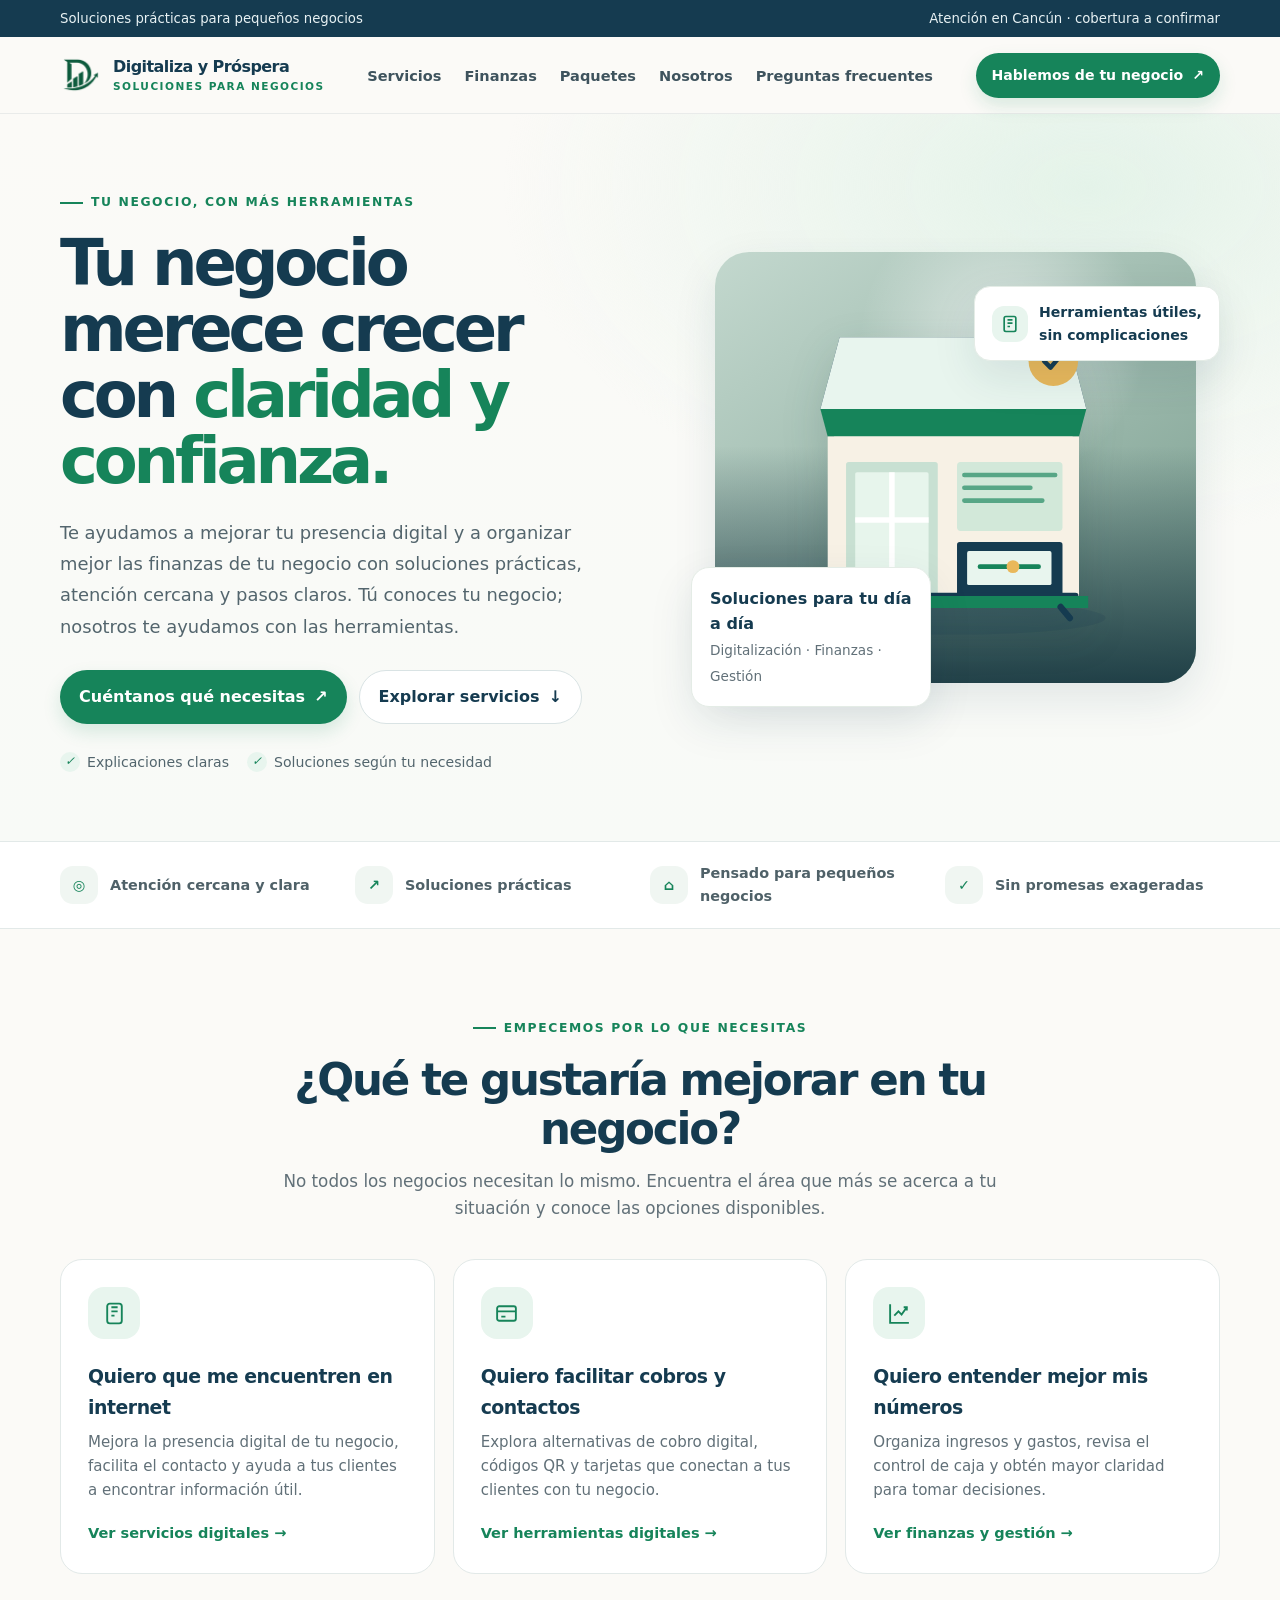
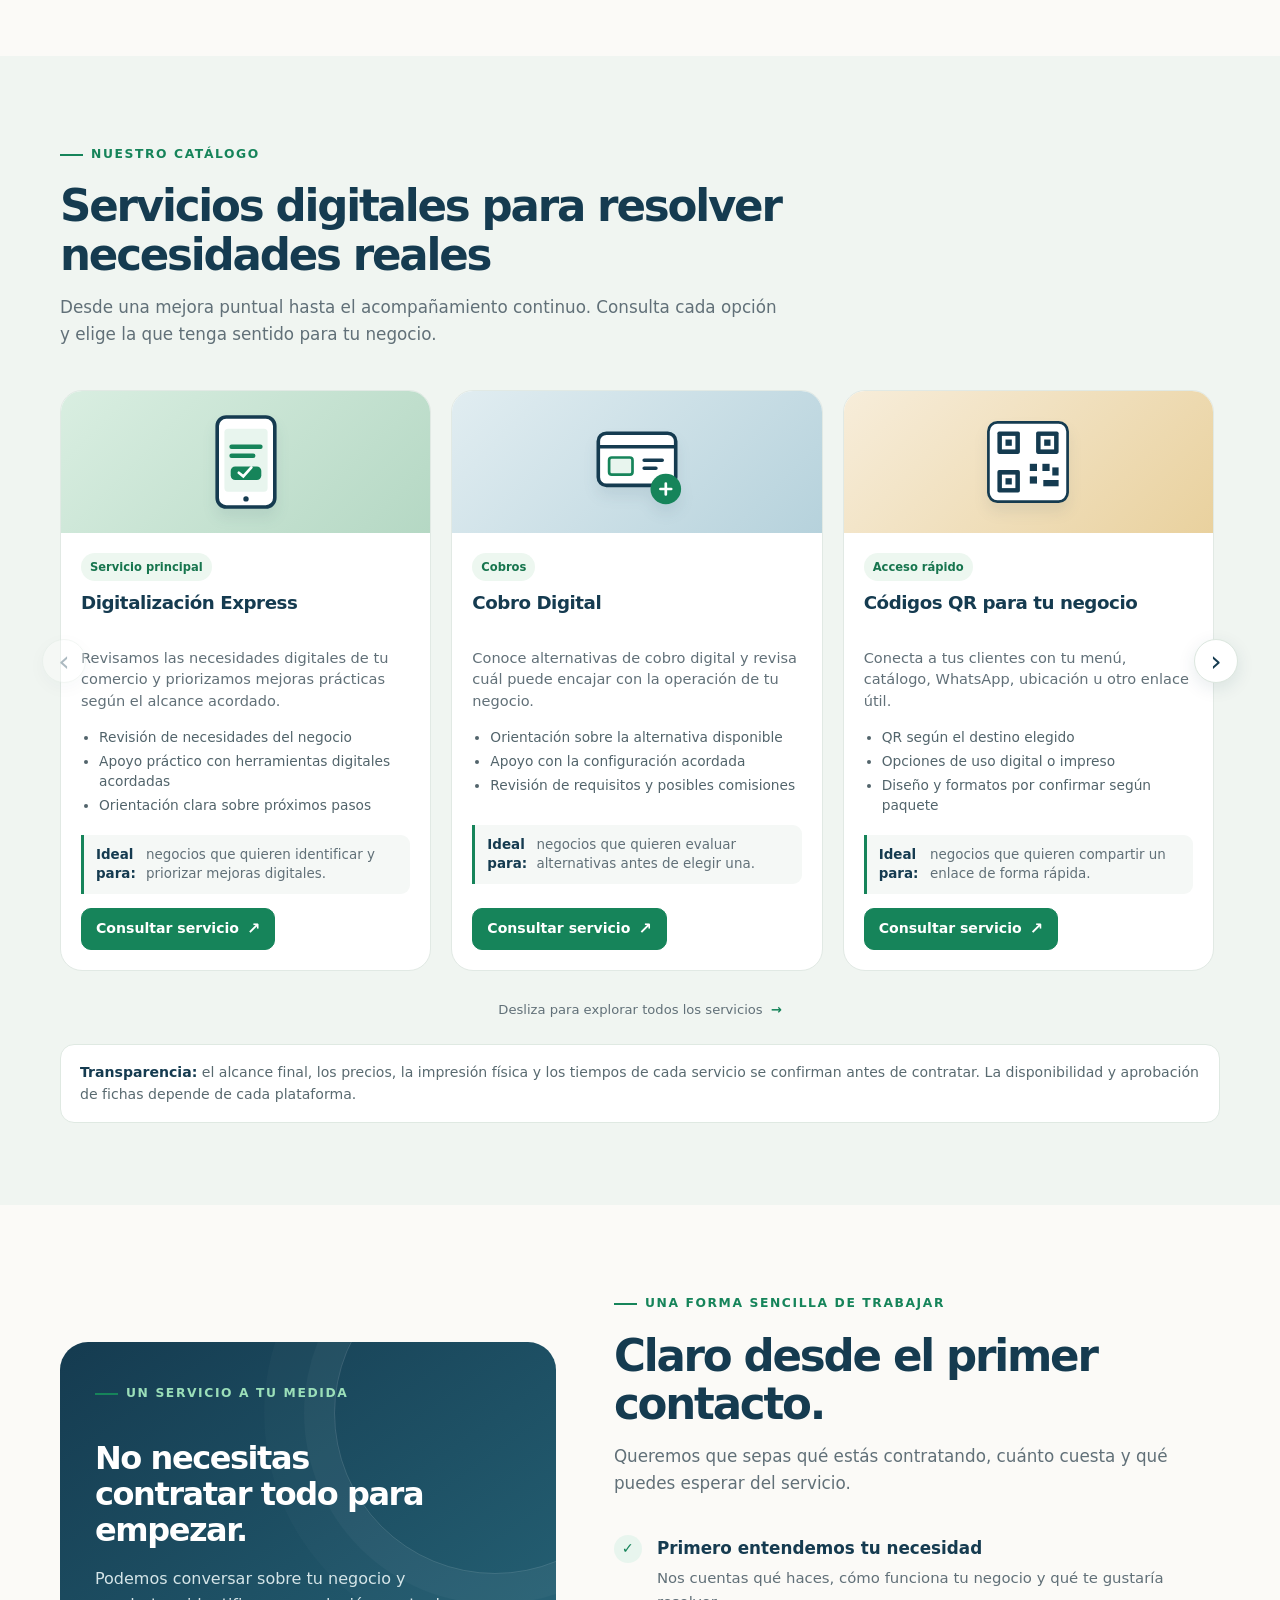
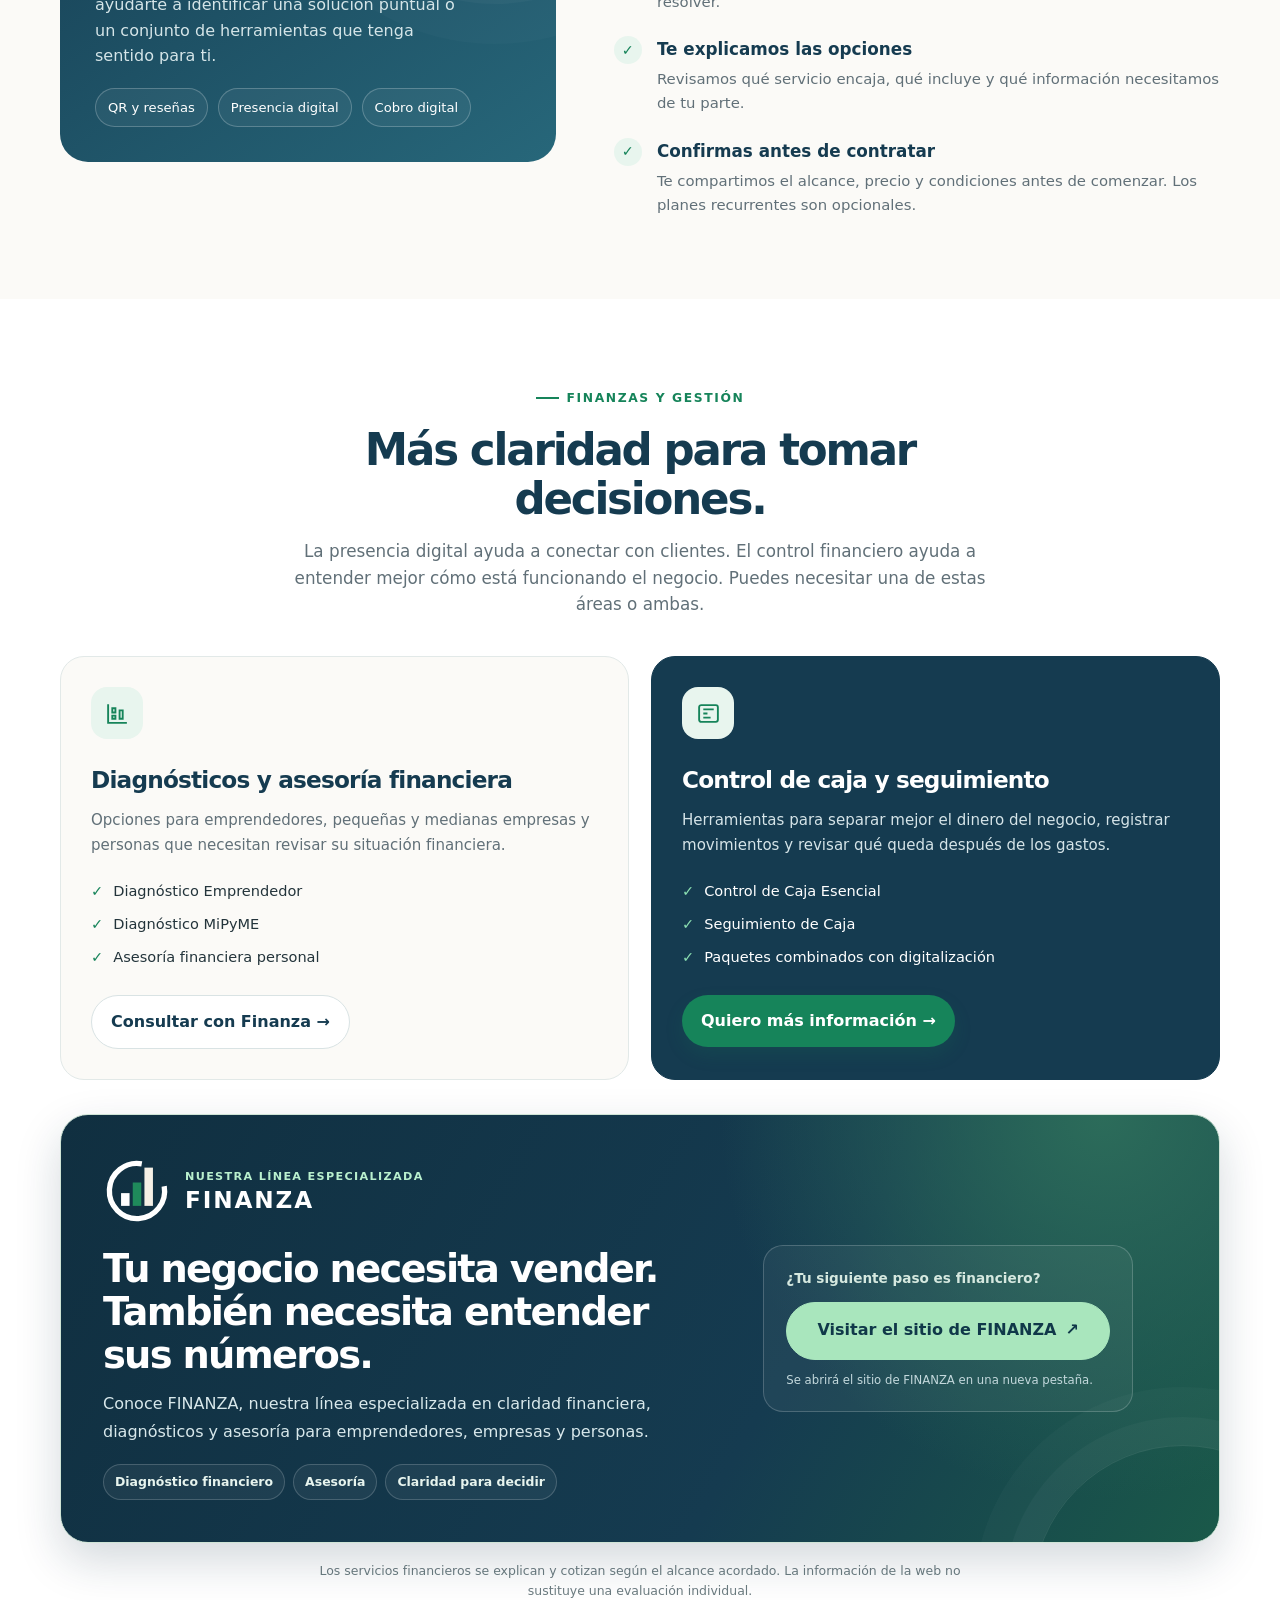
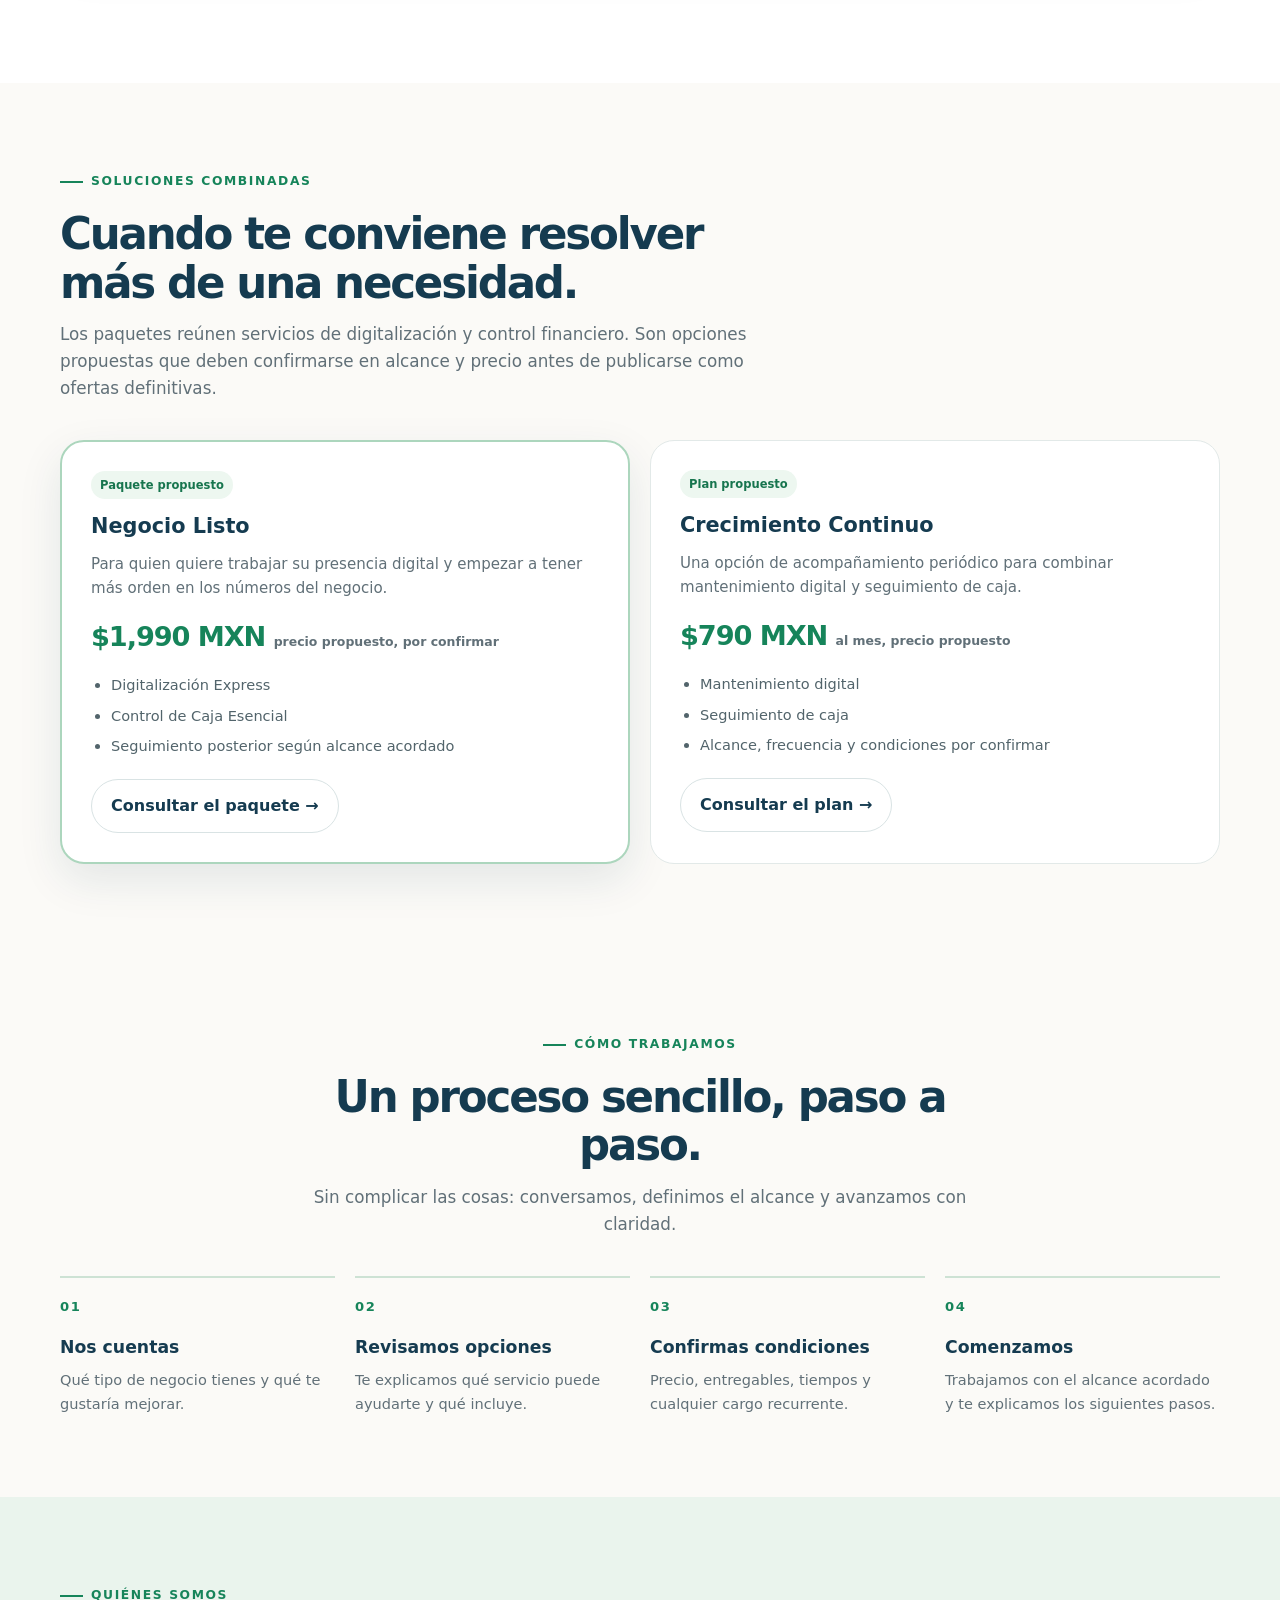
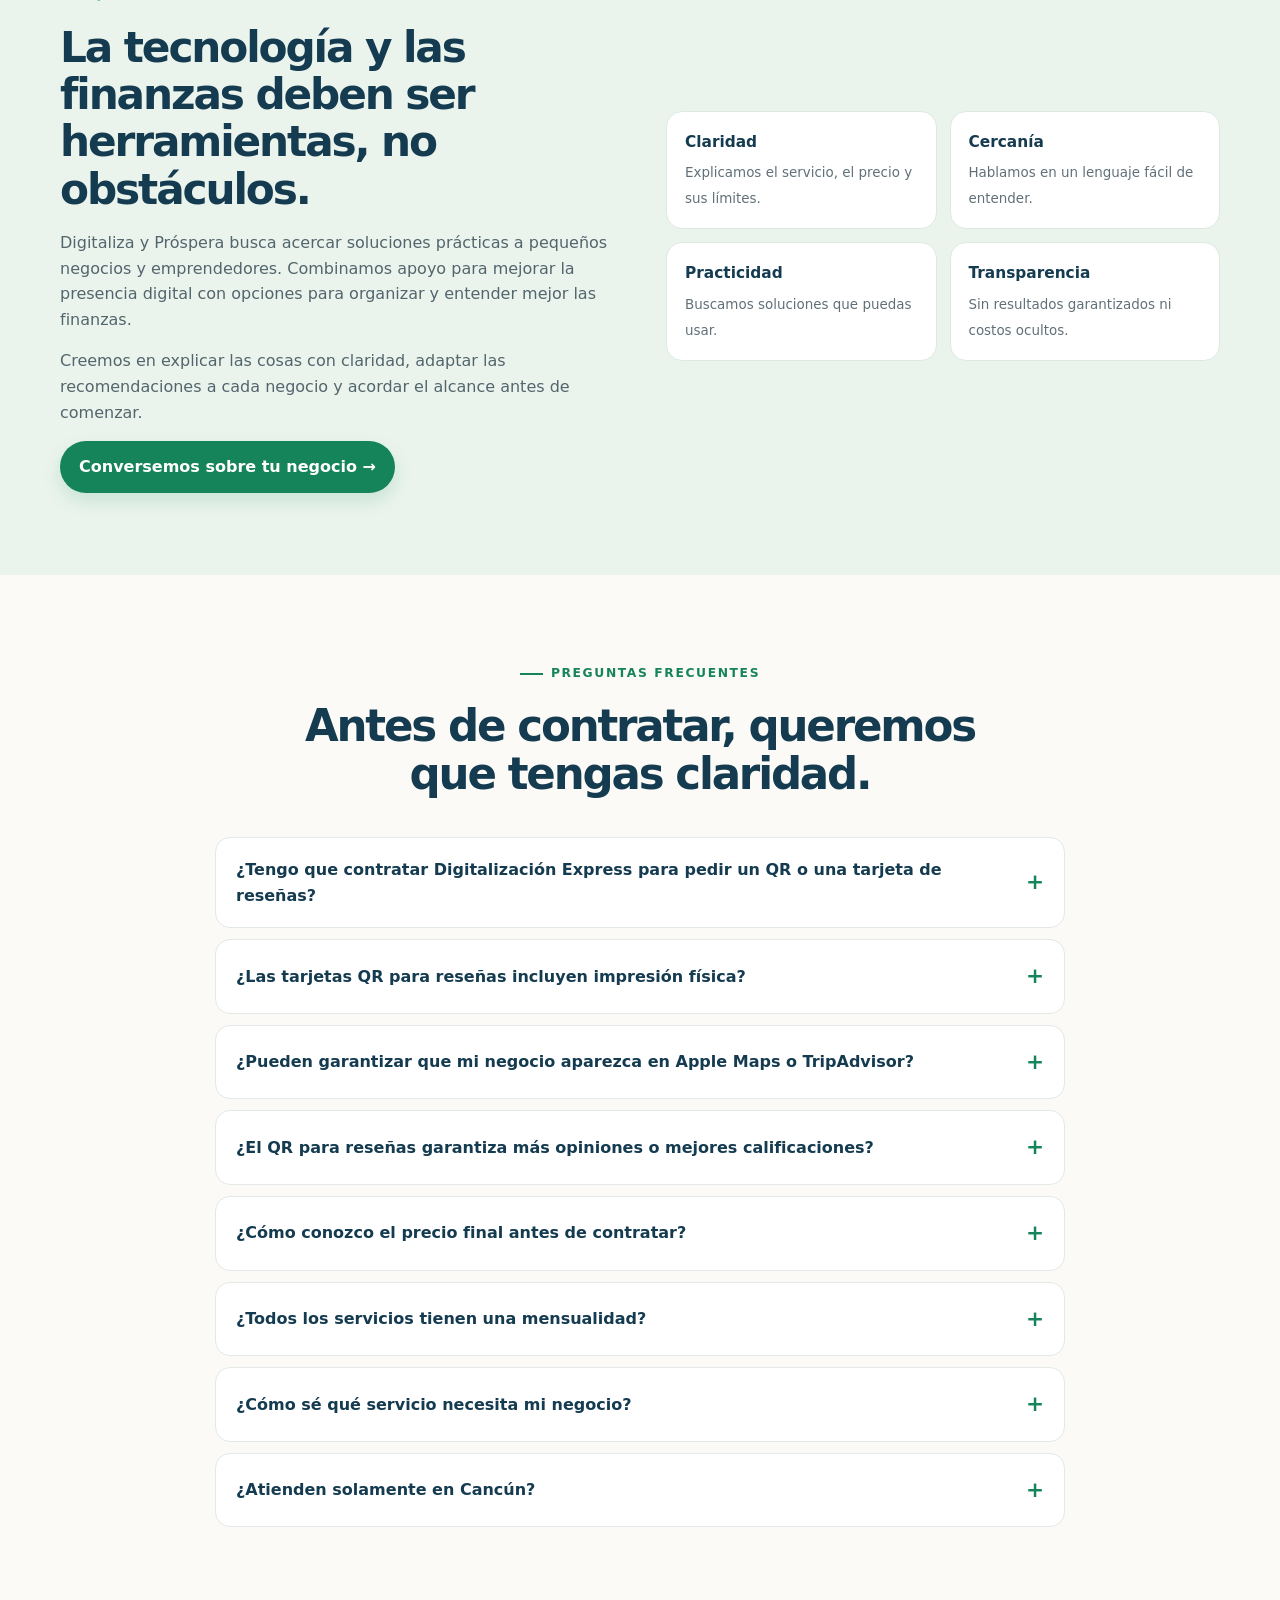
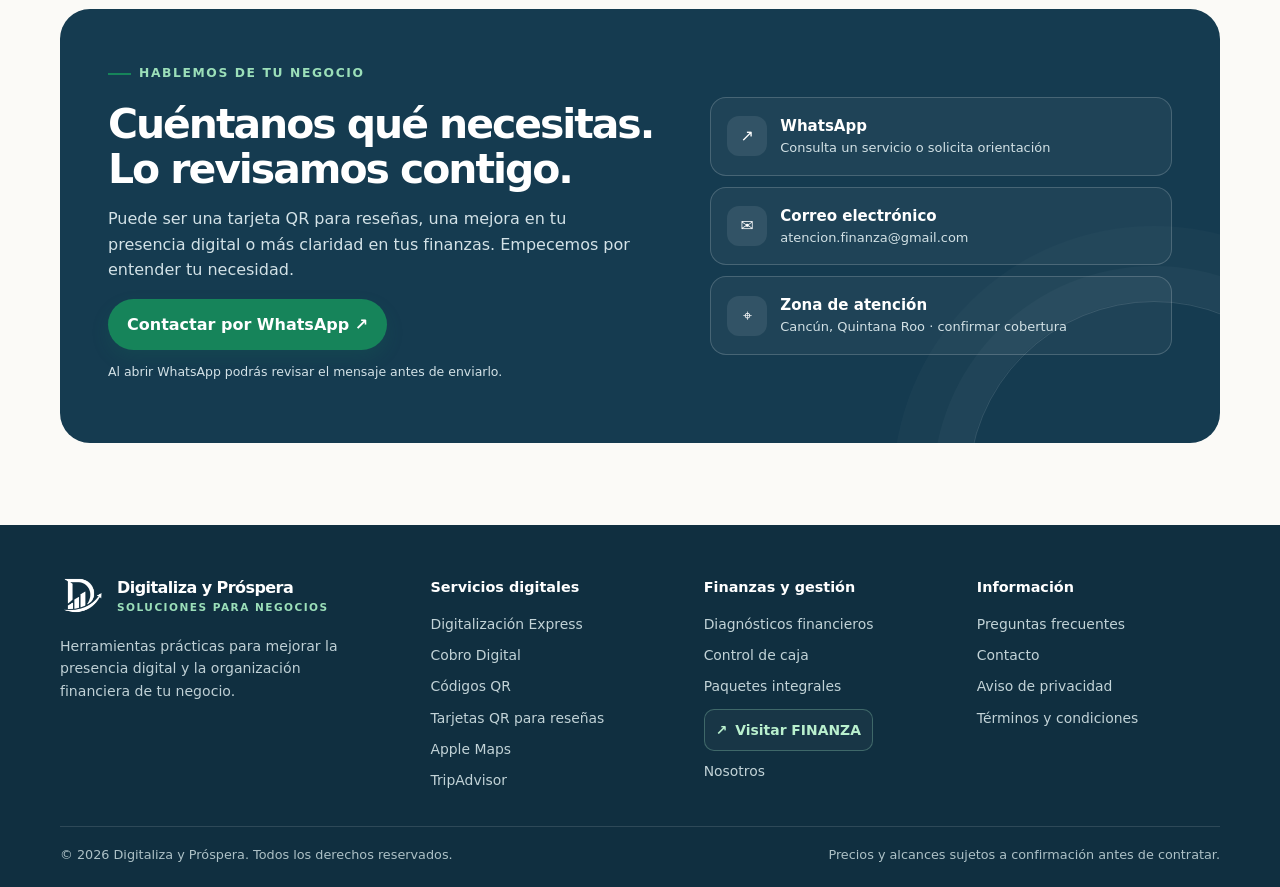
<file: index.html>
<!doctype html>
<html lang="es">
<head>
<meta charset="utf-8" />
<meta name="viewport" content="width=device-width, initial-scale=1" />
<meta name="theme-color" content="#153b50" />
<meta name="color-scheme" content="light" />
<title>Digitaliza y Próspera | Soluciones para tu negocio</title>
<meta name="description" content="Soluciones prácticas para negocios en Cancún: digitalización, cobro digital, códigos QR, tarjetas para reseñas, presencia en mapas y orientación financiera." />
<meta property="og:type" content="website" />
<meta property="og:title" content="Digitaliza y Próspera | Soluciones para tu negocio" />
<meta property="og:description" content="Mejora la presencia digital y la organización de tu negocio con soluciones prácticas y atención clara." />
<meta property="og:locale" content="es_MX" />
<meta name="robots" content="index,follow" />
<link rel="icon" type="image/png" href="favicon.png" />
<link rel="stylesheet" href="styles.css" />
</head>
<body>
<div class="topbar"><div class="container"><span>Soluciones prácticas para pequeños negocios</span><span>Atención en Cancún · cobertura a confirmar</span></div></div>
<header class="nav-wrap"><nav class="container nav" aria-label="Navegación principal">
<a class="brand" href="#inicio" aria-label="Digitaliza y Próspera, inicio"><img class="brand-logo" src="logo-digitaliza-transparente.png" alt="" aria-hidden="true" /><span class="brand-name">Digitaliza y Próspera<small>Soluciones para negocios</small></span></a>
<button class="menu-btn" id="menuBtn" aria-label="Abrir menú" aria-expanded="false"><svg width="22" height="22" viewBox="0 0 24 24" fill="none" stroke="currentColor" stroke-width="2"><path d="M4 6h16M4 12h16M4 18h16"/></svg></button>
<div class="navlinks" id="navlinks"><a href="#servicios">Servicios</a><a href="#finanzas">Finanzas</a><a href="#paquetes">Paquetes</a><a href="#nosotros">Nosotros</a><a href="#preguntas">Preguntas frecuentes</a></div>
<a class="nav-cta whatsapp-link" href="#contacto">Hablemos de tu negocio <span>↗</span></a>
</nav></header>
<main>
<section class="hero" id="inicio"><div class="container hero-grid"><div>
<div class="eyebrow">Tu negocio, con más herramientas</div>
<h1>Tu negocio merece crecer con <span>claridad y confianza.</span></h1>
<p class="hero-copy">Te ayudamos a mejorar tu presencia digital y a organizar mejor las finanzas de tu negocio con soluciones prácticas, atención cercana y pasos claros. Tú conoces tu negocio; nosotros te ayudamos con las herramientas.</p>
<div class="hero-actions"><a class="btn whatsapp-link" href="#contacto">Cuéntanos qué necesitas <span>↗</span></a><a class="btn secondary" href="#servicios">Explorar servicios <span>↓</span></a></div>
<div class="micro-proof"><span><i class="check">✓</i> Explicaciones claras</span><span><i class="check">✓</i> Soluciones según tu necesidad</span></div>
</div><div class="hero-visual" aria-label="Ilustración de un pequeño negocio"><div class="hero-photo"><div class="photo-scene"><svg class="shop-illustration" viewBox="0 0 430 420" role="img" aria-label="Ilustración de una tienda de barrio"><ellipse cx="217" cy="374" rx="162" ry="18" fill="#153b50" opacity=".15"/><rect x="83" y="145" width="260" height="205" rx="9" fill="#fff9ed"/><path d="M68 146h290l-20-78H89z" fill="#153b50"/><path d="M68 146h290l-20-78H89z" fill="#e8f5ee"/><path d="M68 146h290l-8 30H76z" fill="#16845a"/><path d="M76 176h274v174H76z" fill="#f7f1e5"/><rect x="96" y="204" width="100" height="146" rx="3" fill="#c8e0d2"/><rect x="106" y="215" width="80" height="124" rx="2" fill="#e7f5ec"/><path d="M146 215v124M106 267h80" stroke="#fff" stroke-width="6"/><rect x="217" y="204" width="115" height="75" rx="4" fill="#d2e8d9"/><path d="M225 218h99M225 232h72M225 246h85" stroke="#16845a" stroke-width="5" stroke-linecap="round" opacity=".65"/><rect x="217" y="291" width="115" height="59" rx="3" fill="#153b50"/><rect x="228" y="301" width="92" height="37" rx="2" fill="#e8f5ee"/><path d="M242 318h64" stroke="#16845a" stroke-width="5" stroke-linecap="round"/><circle cx="278" cy="318" r="7" fill="#e9b85b"/><path d="M78 350h268" stroke="#153b50" stroke-width="7" stroke-linecap="round"/><path d="M60 350h300v13H60z" fill="#16845a"/><path d="M89 362l-10 12M330 362l10 12" stroke="#153b50" stroke-width="7" stroke-linecap="round"/><circle cx="322" cy="94" r="27" fill="#e9b85b"/><path d="M312 94l7 7 14-17" fill="none" stroke="#153b50" stroke-width="5" stroke-linecap="round" stroke-linejoin="round"/></svg></div></div><div class="floating-tag"><span class="tag-icon"><svg width="20" height="20" viewBox="0 0 24 24" fill="none" stroke="currentColor" stroke-width="2"><rect x="5" y="3" width="14" height="18" rx="2"/><path d="M9 7h6M9 11h6M9 15h3"/></svg></span><span>Herramientas útiles,<br>sin complicaciones</span></div><div class="hero-label"><b>Soluciones para tu día a día</b><small>Digitalización · Finanzas · Gestión</small></div></div></div></section>
<div class="trust-strip"><div class="container trust-grid"><div class="trust-item"><span class="symbol">◎</span> Atención cercana y clara</div><div class="trust-item"><span class="symbol">↗</span> Soluciones prácticas</div><div class="trust-item"><span class="symbol">⌂</span> Pensado para pequeños negocios</div><div class="trust-item"><span class="symbol">✓</span> Sin promesas exageradas</div></div></div>
<section id="orientacion"><div class="container"><div class="section-head center"><div class="eyebrow">Empecemos por lo que necesitas</div><h2>¿Qué te gustaría mejorar en tu negocio?</h2><p>No todos los negocios necesitan lo mismo. Encuentra el área que más se acerca a tu situación y conoce las opciones disponibles.</p></div><div class="need-grid">
<article class="need-card"><div class="iconbox"><svg viewBox="0 0 24 24" fill="none" stroke="currentColor" stroke-width="1.8"><rect x="5" y="2.5" width="14" height="19" rx="2.5"/><path d="M9 6h6M9 10h6M9 14h3"/></svg></div><h3>Quiero que me encuentren en internet</h3><p>Mejora la presencia digital de tu negocio, facilita el contacto y ayuda a tus clientes a encontrar información útil.</p><a class="text-link" href="#digitalizacion">Ver servicios digitales →</a></article>
<article class="need-card"><div class="iconbox"><svg viewBox="0 0 24 24" fill="none" stroke="currentColor" stroke-width="1.8"><rect x="3" y="5" width="18" height="14" rx="2"/><path d="M3 10h18M7 15h4"/></svg></div><h3>Quiero facilitar cobros y contactos</h3><p>Explora alternativas de cobro digital, códigos QR y tarjetas que conectan a tus clientes con tu negocio.</p><a class="text-link" href="#digitalizacion">Ver herramientas digitales →</a></article>
<article class="need-card"><div class="iconbox"><svg viewBox="0 0 24 24" fill="none" stroke="currentColor" stroke-width="1.8"><path d="M3 3v18h18"/><path d="m7 14 4-4 3 3 5-7"/><path d="M16 6h3v3"/></svg></div><h3>Quiero entender mejor mis números</h3><p>Organiza ingresos y gastos, revisa el control de caja y obtén mayor claridad para tomar decisiones.</p><a class="text-link" href="#finanzas">Ver finanzas y gestión →</a></article>
</div></div></section>
<section class="catalog-section" id="servicios"><div class="container"><div class="section-head"><div class="eyebrow">Nuestro catálogo</div><h2>Servicios digitales para resolver necesidades reales</h2><p>Desde una mejora puntual hasta el acompañamiento continuo. Consulta cada opción y elige la que tenga sentido para tu negocio.</p></div>
<div class="catalog-carousel" role="region" aria-roledescription="carrusel" aria-label="Catálogo de servicios digitales"><button class="carousel-control prev" type="button" aria-label="Ver servicios anteriores" data-carousel-prev="digitalizacion">‹</button><div class="catalog-grid" id="digitalizacion" tabindex="0" role="list" aria-label="Servicios digitales; usa las flechas o desliza para recorrer las tarjetas">
<article class="service-card" role="listitem"><div class="service-art"><svg viewBox="0 0 120 120"><rect x="28" y="10" width="64" height="100" rx="10" fill="#fff" stroke="#153b50" stroke-width="4"/><rect x="36" y="23" width="48" height="70" rx="4" fill="#e8f5ee"/><circle cx="60" cy="101" r="3" fill="#153b50"/><path d="M44 43h32M44 53h24" stroke="#16845a" stroke-width="5" stroke-linecap="round"/><rect x="43" y="65" width="34" height="15" rx="5" fill="#16845a"/><path d="m52 72 5 4 9-10" fill="none" stroke="#fff" stroke-width="3" stroke-linecap="round"/></svg></div><div class="service-body"><span class="pill">Servicio principal</span><h3>Digitalización Express</h3><p>Revisamos las necesidades digitales de tu comercio y priorizamos mejoras prácticas según el alcance acordado.</p><ul><li>Revisión de necesidades del negocio</li><li>Apoyo práctico con herramientas digitales acordadas</li><li>Orientación clara sobre próximos pasos</li></ul><p class="service-fit"><b>Ideal para:</b> negocios que quieren identificar y priorizar mejoras digitales.</p><a class="text-link service-cta" href="#contacto" data-service="Digitalización Express">Consultar servicio</a></div></article>
<article class="service-card" id="cobro-digital"><div class="service-art blue"><svg viewBox="0 0 120 120"><rect x="17" y="28" width="86" height="58" rx="9" fill="#fff" stroke="#153b50" stroke-width="4"/><path d="M18 43h84" stroke="#153b50" stroke-width="4"/><rect x="29" y="55" width="26" height="19" rx="3" fill="#e8f5ee" stroke="#16845a" stroke-width="3"/><path d="M68 58h20M68 67h13" stroke="#153b50" stroke-width="4" stroke-linecap="round"/><circle cx="92" cy="90" r="17" fill="#16845a"/><path d="M86 90h12M92 84v12" stroke="#fff" stroke-width="3" stroke-linecap="round"/></svg></div><div class="service-body"><span class="pill">Cobros</span><h3>Cobro Digital</h3><p>Conoce alternativas de cobro digital y revisa cuál puede encajar con la operación de tu negocio.</p><ul><li>Orientación sobre la alternativa disponible</li><li>Apoyo con la configuración acordada</li><li>Revisión de requisitos y posibles comisiones</li></ul><p class="service-fit"><b>Ideal para:</b> negocios que quieren evaluar alternativas antes de elegir una.</p><a class="text-link service-cta" href="#contacto" data-service="Cobro Digital">Consultar servicio</a></div></article>
<article class="service-card" id="codigos-qr"><div class="service-art gold"><svg viewBox="0 0 120 120"><rect x="16" y="16" width="88" height="88" rx="10" fill="#fff" stroke="#153b50" stroke-width="3"/><g fill="#153b50"><rect x="26" y="26" width="25" height="25" rx="2"/><rect x="31" y="31" width="15" height="15" fill="#fff"/><rect x="35" y="35" width="7" height="7"/><rect x="69" y="26" width="25" height="25" rx="2"/><rect x="74" y="31" width="15" height="15" fill="#fff"/><rect x="78" y="35" width="7" height="7"/><rect x="26" y="69" width="25" height="25" rx="2"/><rect x="31" y="74" width="15" height="15" fill="#fff"/><rect x="35" y="78" width="7" height="7"/><rect x="62" y="62" width="8" height="8"/><rect x="76" y="62" width="8" height="8"/><rect x="62" y="76" width="8" height="8"/><rect x="77" y="80" width="17" height="7"/><rect x="87" y="66" width="7" height="9"/></g></svg></div><div class="service-body"><span class="pill">Acceso rápido</span><h3>Códigos QR para tu negocio</h3><p>Conecta a tus clientes con tu menú, catálogo, WhatsApp, ubicación u otro enlace útil.</p><ul><li>QR según el destino elegido</li><li>Opciones de uso digital o impreso</li><li>Diseño y formatos por confirmar según paquete</li></ul><p class="service-fit"><b>Ideal para:</b> negocios que quieren compartir un enlace de forma rápida.</p><a class="text-link service-cta" href="#contacto" data-service="Códigos QR para negocios">Consultar servicio</a></div></article>
<article class="service-card" id="qr-resenas"><div class="service-art lilac"><svg viewBox="0 0 120 120"><rect x="24" y="12" width="72" height="96" rx="8" fill="#fff" stroke="#153b50" stroke-width="3"/><rect x="32" y="21" width="56" height="14" rx="3" fill="#e8f5ee"/><path d="m60 42 5 10 11 2-8 8 2 11-10-5-10 5 2-11-8-8 11-2z" fill="#e9b85b"/><rect x="43" y="80" width="34" height="18" rx="2" fill="#fff" stroke="#153b50" stroke-width="2"/><path d="M47 84h8v8h-8zM62 84h11v3H62zM62 90h7v4h-7z" fill="#153b50"/></svg></div><div class="service-body"><span class="pill">Opiniones de clientes</span><h3>Tarjetas QR para reseñas de Google</h3><p>Facilita el acceso a tu perfil de Google para que tus clientes puedan dejar una opinión honesta.</p><ul><li>Enlace al espacio de reseñas del negocio</li><li>Diseño del QR según alcance contratado</li><li>Impresión y entrega física por confirmar</li></ul><p class="service-fit"><b>Ideal para:</b> negocios con ficha de Google y clientes que pueden compartir su experiencia.</p><a class="text-link service-cta" href="#contacto" data-service="Tarjetas QR para reseñas de Google">Consultar servicio</a></div></article>
<article class="service-card" id="apple-maps"><div class="service-art blue"><svg viewBox="0 0 120 120"><path d="M60 105s35-33 35-59a35 35 0 1 0-70 0c0 26 35 59 35 59z" fill="#fff" stroke="#153b50" stroke-width="4"/><circle cx="60" cy="46" r="21" fill="#e8f5ee"/><path d="m48 54 8-21 7 15 9-7-6 21-7-10z" fill="#16845a" stroke="#153b50" stroke-width="2" stroke-linejoin="round"/></svg></div><div class="service-body"><span class="pill">Presencia local</span><h3>Presencia en Apple Maps</h3><p>Revisamos los datos de tu establecimiento y te orientamos sobre cómo gestionar su presencia en Apple Maps.</p><ul><li>Revisión de información del establecimiento</li><li>Orientación sobre el proceso de alta o actualización</li><li>La aprobación depende de la plataforma</li></ul><p class="service-fit"><b>Ideal para:</b> establecimientos que necesitan revisar cómo aparecen en mapas.</p><a class="text-link service-cta" href="#contacto" data-service="Presencia en Apple Maps">Consultar servicio</a></div></article>
<article class="service-card" id="tripadvisor"><div class="service-art coral"><svg viewBox="0 0 120 120"><path d="M15 53c13-23 29-31 45-31s32 8 45 31" fill="none" stroke="#153b50" stroke-width="4" stroke-linecap="round"/><path d="M22 48 11 39M98 48l11-9" stroke="#153b50" stroke-width="4" stroke-linecap="round"/><circle cx="41" cy="63" r="22" fill="#fff" stroke="#153b50" stroke-width="3"/><circle cx="79" cy="63" r="22" fill="#fff" stroke="#153b50" stroke-width="3"/><circle cx="41" cy="63" r="10" fill="#16845a"/><circle cx="79" cy="63" r="10" fill="#16845a"/><circle cx="41" cy="63" r="4" fill="#153b50"/><circle cx="79" cy="63" r="4" fill="#153b50"/><path d="M51 91h18" stroke="#153b50" stroke-width="4" stroke-linecap="round"/></svg></div><div class="service-body"><span class="pill">Turismo y reputación</span><h3>Presencia en TripAdvisor</h3><p>Revisamos si TripAdvisor es adecuado para tu establecimiento y te orientamos sobre los requisitos.</p><ul><li>Orientación sobre requisitos y datos</li><li>Apoyo de configuración según elegibilidad</li><li>Alta y aprobación sujetas a TripAdvisor</li></ul><p class="service-fit"><b>Ideal para:</b> negocios turísticos o gastronómicos elegibles para la plataforma.</p><a class="text-link service-cta" href="#contacto" data-service="Presencia en TripAdvisor">Consultar servicio</a></div></article>
<article class="service-card" role="listitem"><div class="service-art gold"><svg viewBox="0 0 120 120"><rect x="24" y="17" width="72" height="86" rx="7" fill="#fff" stroke="#153b50" stroke-width="3"/><rect x="34" y="29" width="52" height="29" rx="3" fill="#e8f5ee"/><path d="M40 42h40M40 49h25" stroke="#16845a" stroke-width="3" stroke-linecap="round"/><path d="M36 72h48M36 82h34" stroke="#153b50" stroke-width="4" stroke-linecap="round"/><circle cx="82" cy="83" r="13" fill="#e9b85b"/><path d="m76 83 4 4 8-9" fill="none" stroke="#153b50" stroke-width="3" stroke-linecap="round"/></svg></div><div class="service-body"><span class="pill">Diseño y comunicación</span><h3>Diseño de logotipo y videos</h3><p>Recursos visuales para presentar tu negocio y comunicar mejor lo que ofreces.</p><ul><li>Opciones de diseño según el alcance</li><li>Contenido para canales acordados</li><li>Entregables y revisiones por cotizar</li></ul><p class="service-fit"><b>Ideal para:</b> negocios que necesitan comunicar mejor su oferta visualmente.</p><a class="text-link service-cta" href="#contacto" data-service="Diseño de logotipo y videos">Consultar servicio</a></div></article>
<article class="service-card" role="listitem"><div class="service-art"><svg viewBox="0 0 120 120"><rect x="17" y="20" width="86" height="65" rx="6" fill="#fff" stroke="#153b50" stroke-width="4"/><rect x="25" y="28" width="70" height="49" rx="3" fill="#e8f5ee"/><path d="M60 85v13M42 99h36" stroke="#153b50" stroke-width="4" stroke-linecap="round"/><path d="m36 60 12-12 11 8 18-18" fill="none" stroke="#16845a" stroke-width="5" stroke-linecap="round" stroke-linejoin="round"/><circle cx="77" cy="38" r="5" fill="#e9b85b"/></svg></div><div class="service-body"><span class="pill">Acompañamiento</span><h3>Mantenimiento digital</h3><p>Acompañamiento periódico para revisar los elementos digitales incluidos en el plan acordado.</p><ul><li>Alcance y frecuencia definidos de antemano</li><li>Plan mensual opcional</li><li>Condiciones claras antes de contratar</li></ul><p class="service-fit"><b>Ideal para:</b> negocios que desean apoyo recurrente y alcance definido.</p><a class="text-link service-cta" href="#contacto" data-service="Mantenimiento digital">Consultar servicio</a></div></article>
</div><button class="carousel-control next" type="button" aria-label="Ver más servicios" data-carousel-next="digitalizacion">›</button></div><div class="carousel-status" aria-live="polite">Desliza para explorar todos los servicios <span aria-hidden="true">→</span></div><div class="catalog-note"><b>Transparencia:</b> el alcance final, los precios, la impresión física y los tiempos de cada servicio se confirman antes de contratar. La disponibilidad y aprobación de fichas depende de cada plataforma.</div>
</div></section>
<section><div class="container feature-row"><div class="feature-panel"><div><span class="eyebrow" style="color:#9bdfb9">Un servicio a tu medida</span><h3>No necesitas contratar todo para empezar.</h3><p>Podemos conversar sobre tu negocio y ayudarte a identificar una solución puntual o un conjunto de herramientas que tenga sentido para ti.</p></div><div class="feature-mini"><span>QR y reseñas</span><span>Presencia digital</span><span>Cobro digital</span></div></div><div><div class="section-head"><div class="eyebrow">Una forma sencilla de trabajar</div><h2>Claro desde el primer contacto.</h2><p>Queremos que sepas qué estás contratando, cuánto cuesta y qué puedes esperar del servicio.</p></div><div class="benefit-list"><div class="benefit"><span class="check">✓</span><div><h3>Primero entendemos tu necesidad</h3><p>Nos cuentas qué haces, cómo funciona tu negocio y qué te gustaría resolver.</p></div></div><div class="benefit"><span class="check">✓</span><div><h3>Te explicamos las opciones</h3><p>Revisamos qué servicio encaja, qué incluye y qué información necesitamos de tu parte.</p></div></div><div class="benefit"><span class="check">✓</span><div><h3>Confirmas antes de contratar</h3><p>Te compartimos el alcance, precio y condiciones antes de comenzar. Los planes recurrentes son opcionales.</p></div></div></div></div></div></section>
<section class="finance-section" id="finanzas"><div class="container"><div class="section-head center"><div class="eyebrow">Finanzas y gestión</div><h2>Más claridad para tomar decisiones.</h2><p>La presencia digital ayuda a conectar con clientes. El control financiero ayuda a entender mejor cómo está funcionando el negocio. Puedes necesitar una de estas áreas o ambas.</p></div><div class="finance-grid"><article class="finance-card"><div class="iconbox"><svg viewBox="0 0 24 24" fill="none" stroke="currentColor" stroke-width="1.8"><path d="M3 3v18h18"/><path d="M7 14h3v3H7zM14 9h3v8h-3zM7 7h3v4H7z"/></svg></div><h3>Diagnósticos y asesoría financiera</h3><p>Opciones para emprendedores, pequeñas y medianas empresas y personas que necesitan revisar su situación financiera.</p><div class="finance-items"><span>Diagnóstico Emprendedor</span><span>Diagnóstico MiPyME</span><span>Asesoría financiera personal</span></div><a class="btn secondary" href="#contacto" data-service="Servicios de diagnóstico y asesoría financiera">Consultar con Finanza →</a></article><article class="finance-card dark"><div class="iconbox"><svg viewBox="0 0 24 24" fill="none" stroke="currentColor" stroke-width="1.8"><rect x="3" y="4" width="18" height="16" rx="2"/><path d="M7 8h10M7 12h4M7 16h7"/></svg></div><h3>Control de caja y seguimiento</h3><p>Herramientas para separar mejor el dinero del negocio, registrar movimientos y revisar qué queda después de los gastos.</p><div class="finance-items"><span>Control de Caja Esencial</span><span>Seguimiento de Caja</span><span>Paquetes combinados con digitalización</span></div><a class="btn" href="#contacto" data-service="Control de caja y seguimiento">Quiero más información →</a></article></div><div class="finanza-feature" aria-labelledby="finanza-feature-title"><div class="finanza-feature-content"><div class="finanza-feature-copy"><div class="finanza-brand-lockup"><img src="isotipo-finanza.svg" alt="Isotipo oficial de FINANZA" class="finanza-logo"><div><span class="finanza-feature-kicker">NUESTRA LÍNEA ESPECIALIZADA</span><strong class="finanza-wordmark">FINANZA</strong></div></div><h3 id="finanza-feature-title">Tu negocio necesita vender. También necesita entender sus números.</h3><p>Conoce FINANZA, nuestra línea especializada en claridad financiera, diagnósticos y asesoría para emprendedores, empresas y personas.</p><div class="finanza-feature-tags"><span>Diagnóstico financiero</span><span>Asesoría</span><span>Claridad para decidir</span></div></div><div class="finanza-feature-action"><span class="finanza-feature-note">¿Tu siguiente paso es financiero?</span><a class="btn finanza-feature-btn" href="https://pmaza-hub.github.io/web-Finanza/" target="_blank" rel="noopener noreferrer">Visitar el sitio de FINANZA <span aria-hidden="true">↗</span></a><small>Se abrirá el sitio de FINANZA en una nueva pestaña.</small></div></div></div><p class="notice" style="color:#6c7c80;margin:18px auto 0;text-align:center">Los servicios financieros se explican y cotizan según el alcance acordado. La información de la web no sustituye una evaluación individual.</p></div></section>
<section id="paquetes"><div class="container"><div class="section-head"><div class="eyebrow">Soluciones combinadas</div><h2>Cuando te conviene resolver más de una necesidad.</h2><p>Los paquetes reúnen servicios de digitalización y control financiero. Son opciones propuestas que deben confirmarse en alcance y precio antes de publicarse como ofertas definitivas.</p></div><div class="packages"><article class="package highlight"><span class="pill">Paquete propuesto</span><h3>Negocio Listo</h3><p>Para quien quiere trabajar su presencia digital y empezar a tener más orden en los números del negocio.</p><div class="package-price">$1,990 MXN <small>precio propuesto, por confirmar</small></div><ul><li>Digitalización Express</li><li>Control de Caja Esencial</li><li>Seguimiento posterior según alcance acordado</li></ul><a class="btn secondary" href="#contacto" data-service="Paquete Negocio Listo">Consultar el paquete →</a></article><article class="package"><span class="pill">Plan propuesto</span><h3>Crecimiento Continuo</h3><p>Una opción de acompañamiento periódico para combinar mantenimiento digital y seguimiento de caja.</p><div class="package-price">$790 MXN <small>al mes, precio propuesto</small></div><ul><li>Mantenimiento digital</li><li>Seguimiento de caja</li><li>Alcance, frecuencia y condiciones por confirmar</li></ul><a class="btn secondary" href="#contacto" data-service="Paquete Crecimiento Continuo">Consultar el plan →</a></article></div></div></section>
<section><div class="container"><div class="section-head center"><div class="eyebrow">Cómo trabajamos</div><h2>Un proceso sencillo, paso a paso.</h2><p>Sin complicar las cosas: conversamos, definimos el alcance y avanzamos con claridad.</p></div><div class="steps"><div class="step"><h3>Nos cuentas</h3><p>Qué tipo de negocio tienes y qué te gustaría mejorar.</p></div><div class="step"><h3>Revisamos opciones</h3><p>Te explicamos qué servicio puede ayudarte y qué incluye.</p></div><div class="step"><h3>Confirmas condiciones</h3><p>Precio, entregables, tiempos y cualquier cargo recurrente.</p></div><div class="step"><h3>Comenzamos</h3><p>Trabajamos con el alcance acordado y te explicamos los siguientes pasos.</p></div></div></div></section>
<section class="about-band" id="nosotros"><div class="container about-grid"><div><div class="eyebrow">Quiénes somos</div><h2>La tecnología y las finanzas deben ser herramientas, no obstáculos.</h2><p>Digitaliza y Próspera busca acercar soluciones prácticas a pequeños negocios y emprendedores. Combinamos apoyo para mejorar la presencia digital con opciones para organizar y entender mejor las finanzas.</p><p>Creemos en explicar las cosas con claridad, adaptar las recomendaciones a cada negocio y acordar el alcance antes de comenzar.</p><a class="btn" href="#contacto">Conversemos sobre tu negocio →</a></div><div class="principles"><div class="principle"><b>Claridad</b><span>Explicamos el servicio, el precio y sus límites.</span></div><div class="principle"><b>Cercanía</b><span>Hablamos en un lenguaje fácil de entender.</span></div><div class="principle"><b>Practicidad</b><span>Buscamos soluciones que puedas usar.</span></div><div class="principle"><b>Transparencia</b><span>Sin resultados garantizados ni costos ocultos.</span></div></div></div></section>
<section id="preguntas"><div class="container"><div class="section-head center"><div class="eyebrow">Preguntas frecuentes</div><h2>Antes de contratar, queremos que tengas claridad.</h2></div><div class="faq-list"><details><summary>¿Tengo que contratar Digitalización Express para pedir un QR o una tarjeta de reseñas?</summary><p>No. Puedes consultar un servicio puntual de forma independiente. Te explicaremos qué incluye y si requiere algún dato o configuración adicional.</p></details><details><summary>¿Las tarjetas QR para reseñas incluyen impresión física?</summary><p>La impresión y entrega física deben confirmarse al cotizar. Podemos especificar si la opción disponible incluye diseño, archivo digital, impresión o entrega.</p></details><details><summary>¿Pueden garantizar que mi negocio aparezca en Apple Maps o TripAdvisor?</summary><p>No podemos garantizar la aprobación ni los tiempos de las plataformas. Podemos ayudar a revisar los requisitos y preparar o gestionar la información dentro del alcance contratado.</p></details><details><summary>¿El QR para reseñas garantiza más opiniones o mejores calificaciones?</summary><p>No. El QR facilita que los clientes lleguen al espacio de reseñas, pero cada persona decide libremente si publica una opinión y qué valoración comparte.</p></details><details><summary>¿Cómo conozco el precio final antes de contratar?</summary><p>Antes de comenzar confirmamos por escrito el servicio, sus entregables, el precio, si incluye IVA, los tiempos y cualquier costo adicional. No tienes que aceptar una mensualidad para consultar un servicio puntual.</p></details><details><summary>¿Todos los servicios tienen una mensualidad?</summary><p>No necesariamente. Los servicios puntuales y los planes recurrentes deben distinguirse claramente. Cualquier mantenimiento o seguimiento mensual se ofrece con su precio y condiciones antes de contratar.</p></details><details><summary>¿Cómo sé qué servicio necesita mi negocio?</summary><p>Cuéntanos qué tipo de negocio tienes y qué quieres resolver. Podemos explicarte las alternativas disponibles para que decidas con información clara, sin obligación de contratar un paquete.</p></details><details><summary>¿Atienden solamente en Cancún?</summary><p>La cobertura, las visitas presenciales y la posibilidad de atender otras ubicaciones deben confirmarse al contactarnos. Algunos servicios pueden depender de la ubicación y del tipo de negocio.</p></details></div></div></section>
<section class="contact-section" id="contacto"><div class="container"><div class="contact-panel"><div><div class="eyebrow" style="color:#9bdfb9">Hablemos de tu negocio</div><h2>Cuéntanos qué necesitas. Lo revisamos contigo.</h2><p>Puede ser una tarjeta QR para reseñas, una mejora en tu presencia digital o más claridad en tus finanzas. Empecemos por entender tu necesidad.</p><a class="btn" href="#" id="mainWhatsapp">Contactar por WhatsApp ↗</a><p class="notice">Al abrir WhatsApp podrás revisar el mensaje antes de enviarlo.</p></div><div class="contact-options"><a class="contact-option whatsapp-link" href="#contacto"><span class="symbol">↗</span><span><b>WhatsApp</b><small>Consulta un servicio o solicita orientación</small></span></a><a class="contact-option" href="mailto:" id="emailLink"><span class="symbol">✉</span><span><b>Correo electrónico</b><small>Configurar correo oficial antes de publicar</small></span></a><div class="contact-option"><span class="symbol">⌖</span><span><b>Zona de atención</b><small>Cancún, Quintana Roo · confirmar cobertura</small></span></div></div></div></div></section>
</main>
<footer class="footer"><div class="container"><div class="footer-grid"><div><a class="brand" href="#inicio"><img class="brand-logo" src="logo-digitaliza-blanco.png" alt="" aria-hidden="true" /><span class="brand-name">Digitaliza y Próspera<small>Soluciones para negocios</small></span></a><p>Herramientas prácticas para mejorar la presencia digital y la organización financiera de tu negocio.</p></div><div><h4>Servicios digitales</h4><div class="footer-links"><a href="#digitalizacion">Digitalización Express</a><a href="#cobro-digital">Cobro Digital</a><a href="#codigos-qr">Códigos QR</a><a href="#qr-resenas">Tarjetas QR para reseñas</a><a href="#apple-maps">Apple Maps</a><a href="#tripadvisor">TripAdvisor</a></div></div><div><h4>Finanzas y gestión</h4><div class="footer-links"><a href="#finanzas">Diagnósticos financieros</a><a href="#finanzas">Control de caja</a><a href="#paquetes">Paquetes integrales</a><a class="footer-finanza-link" href="https://pmaza-hub.github.io/web-Finanza/" target="_blank" rel="noopener noreferrer"><span aria-hidden="true">↗</span> Visitar FINANZA</a><a href="#nosotros">Nosotros</a></div></div><div><h4>Información</h4><div class="footer-links"><a href="#preguntas">Preguntas frecuentes</a><a href="#contacto">Contacto</a><a href="privacidad.html">Aviso de privacidad</a><a href="terminos.html">Términos y condiciones</a></div></div></div><div class="footer-bottom"><span>© <span id="year"></span> Digitaliza y Próspera. Todos los derechos reservados.</span><span>Precios y alcances sujetos a confirmación antes de contratar.</span></div></div></footer>
<script src="script.js" defer></script>
</body></html>
</file>
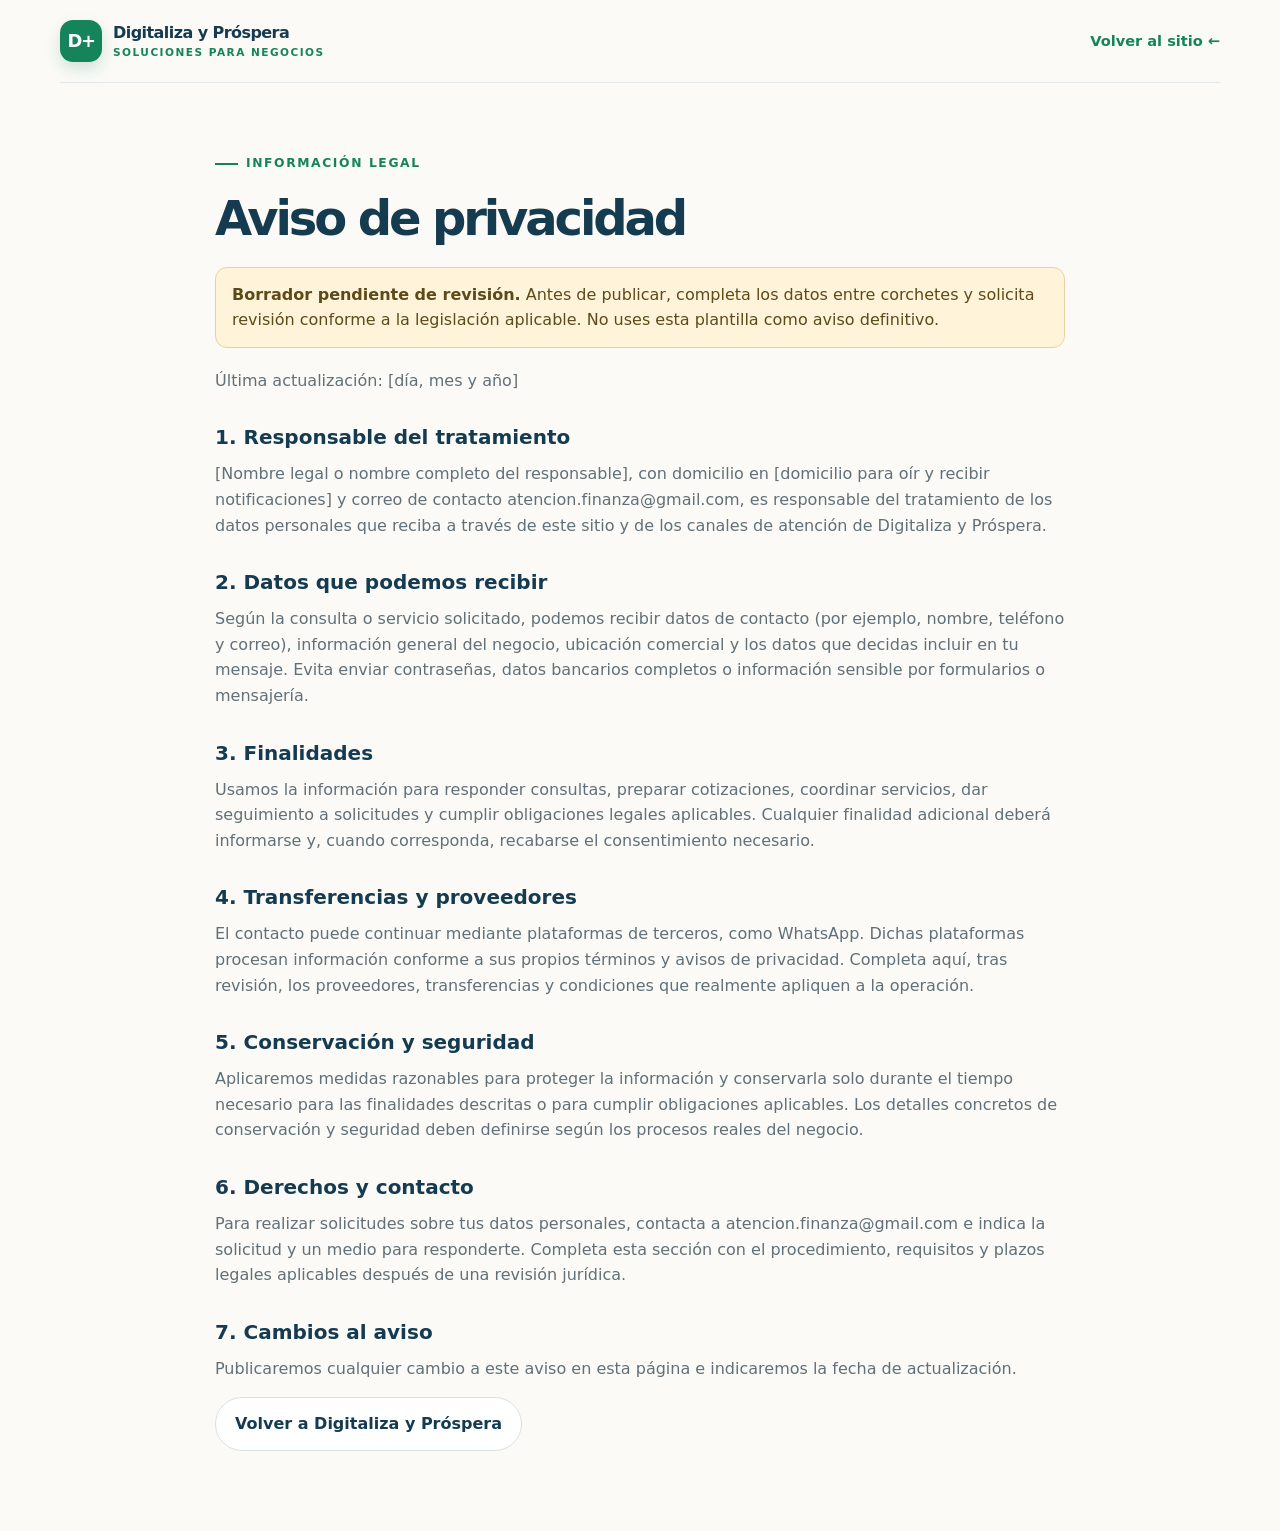
<file: privacidad.html>
<!doctype html>
<html lang="es">
<head>
<meta charset="utf-8"><meta name="viewport" content="width=device-width, initial-scale=1">
<meta name="theme-color" content="#153b50"><title>Aviso de privacidad | Digitaliza y Próspera</title>
<link rel="stylesheet" href="styles.css">
<style>.legal-page{max-width:850px;margin:0 auto;padding:64px 0 80px}.legal-page h1{font-size:clamp(2rem,4vw,3rem);color:var(--navy);line-height:1.1}.legal-page h2{font-size:1.25rem;color:var(--navy);margin:28px 0 8px}.legal-page p,.legal-page li{color:var(--muted)}.draft-note{padding:14px 16px;background:#fff4d9;border:1px solid #e9d39b;border-radius:12px;color:#5e4a19;margin:20px 0}.legal-nav{display:flex;justify-content:space-between;align-items:center;padding:20px 0;border-bottom:1px solid var(--line)}</style>
</head><body><div class="container"><div class="legal-nav"><a class="brand" href="index.html"><span class="brand-mark">D+</span><span class="brand-name">Digitaliza y Próspera<small>Soluciones para negocios</small></span></a><a class="text-link" href="index.html">Volver al sitio ←</a></div>
<main class="legal-page"><div class="eyebrow">Información legal</div><h1>Aviso de privacidad</h1>
<div class="draft-note"><strong>Borrador pendiente de revisión.</strong> Antes de publicar, completa los datos entre corchetes y solicita revisión conforme a la legislación aplicable. No uses esta plantilla como aviso definitivo.</div>
<p>Última actualización: [día, mes y año]</p>
<h2>1. Responsable del tratamiento</h2><p>[Nombre legal o nombre completo del responsable], con domicilio en [domicilio para oír y recibir notificaciones] y correo de contacto atencion.finanza@gmail.com, es responsable del tratamiento de los datos personales que reciba a través de este sitio y de los canales de atención de Digitaliza y Próspera.</p>
<h2>2. Datos que podemos recibir</h2><p>Según la consulta o servicio solicitado, podemos recibir datos de contacto (por ejemplo, nombre, teléfono y correo), información general del negocio, ubicación comercial y los datos que decidas incluir en tu mensaje. Evita enviar contraseñas, datos bancarios completos o información sensible por formularios o mensajería.</p>
<h2>3. Finalidades</h2><p>Usamos la información para responder consultas, preparar cotizaciones, coordinar servicios, dar seguimiento a solicitudes y cumplir obligaciones legales aplicables. Cualquier finalidad adicional deberá informarse y, cuando corresponda, recabarse el consentimiento necesario.</p>
<h2>4. Transferencias y proveedores</h2><p>El contacto puede continuar mediante plataformas de terceros, como WhatsApp. Dichas plataformas procesan información conforme a sus propios términos y avisos de privacidad. Completa aquí, tras revisión, los proveedores, transferencias y condiciones que realmente apliquen a la operación.</p>
<h2>5. Conservación y seguridad</h2><p>Aplicaremos medidas razonables para proteger la información y conservarla solo durante el tiempo necesario para las finalidades descritas o para cumplir obligaciones aplicables. Los detalles concretos de conservación y seguridad deben definirse según los procesos reales del negocio.</p>
<h2>6. Derechos y contacto</h2><p>Para realizar solicitudes sobre tus datos personales, contacta a atencion.finanza@gmail.com e indica la solicitud y un medio para responderte. Completa esta sección con el procedimiento, requisitos y plazos legales aplicables después de una revisión jurídica.</p>
<h2>7. Cambios al aviso</h2><p>Publicaremos cualquier cambio a este aviso en esta página e indicaremos la fecha de actualización.</p>
<a class="btn secondary" href="index.html">Volver a Digitaliza y Próspera</a></main></div></body></html>
</file>
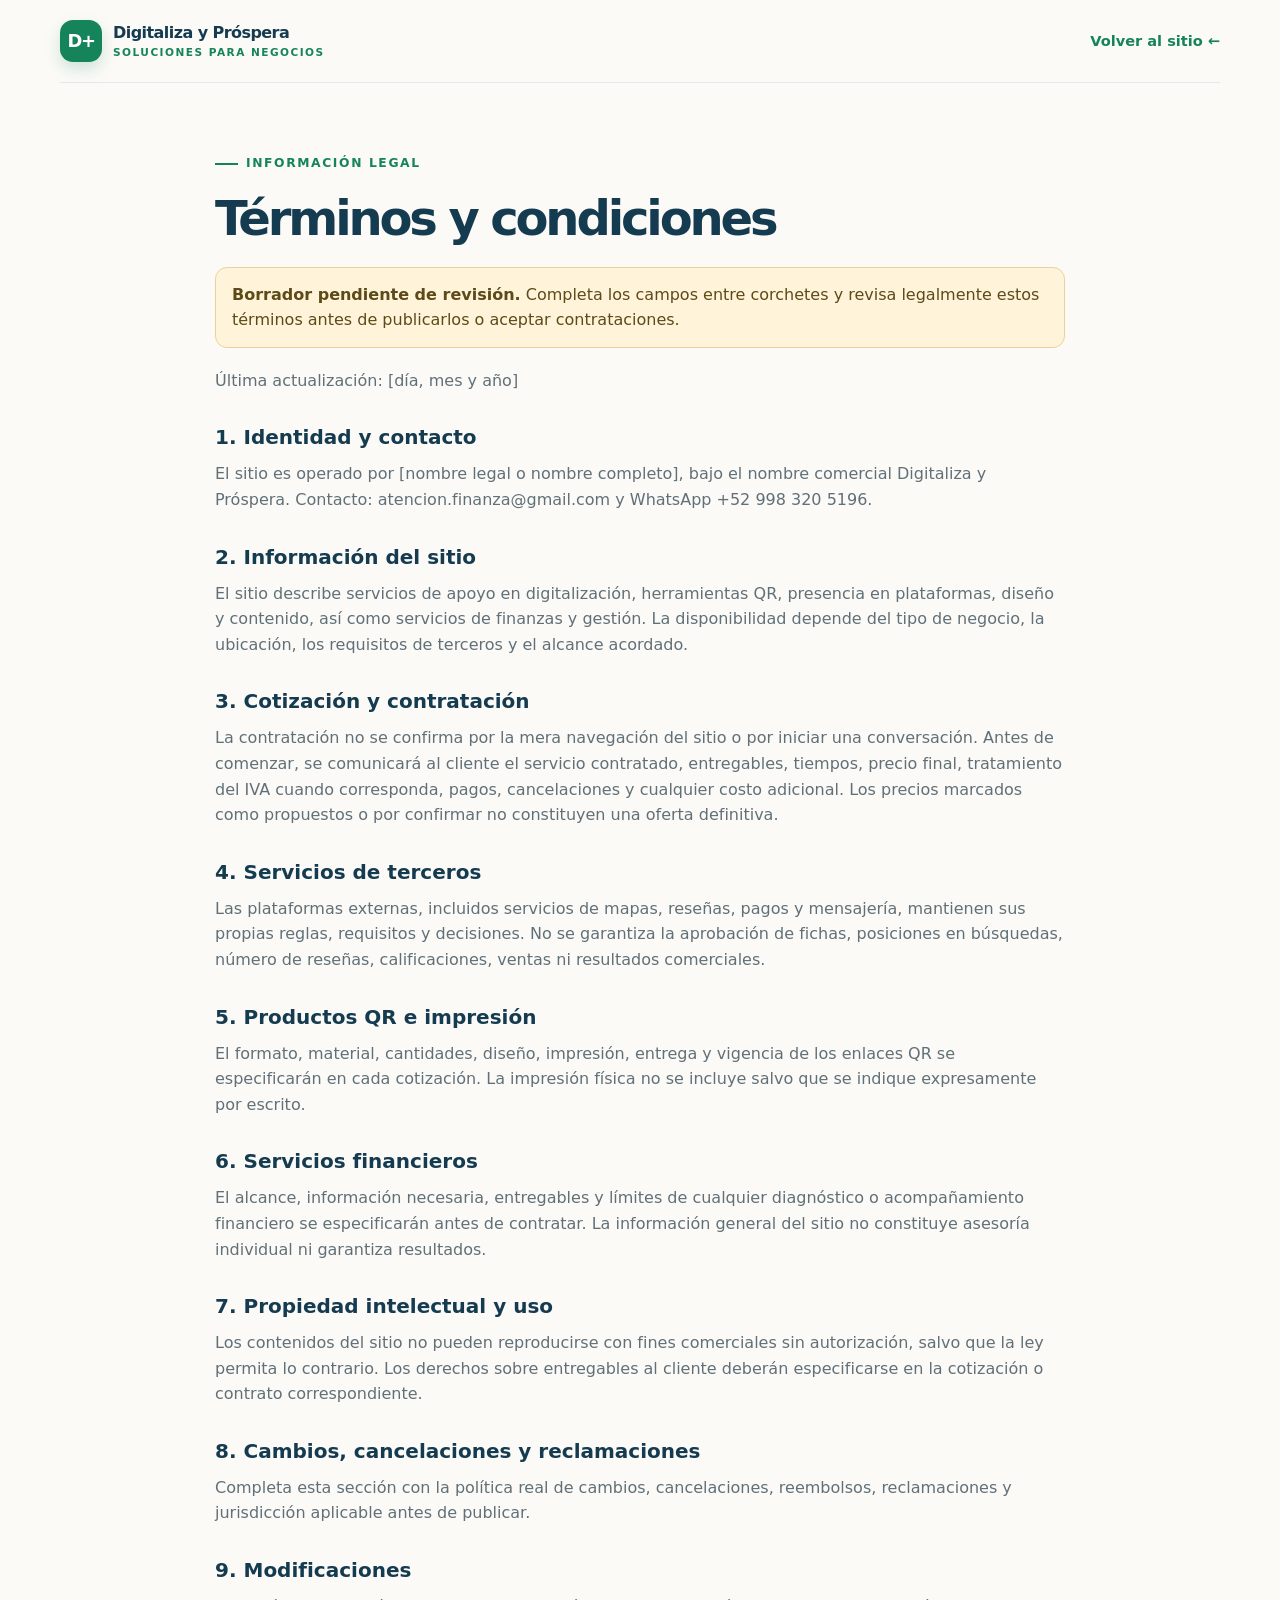
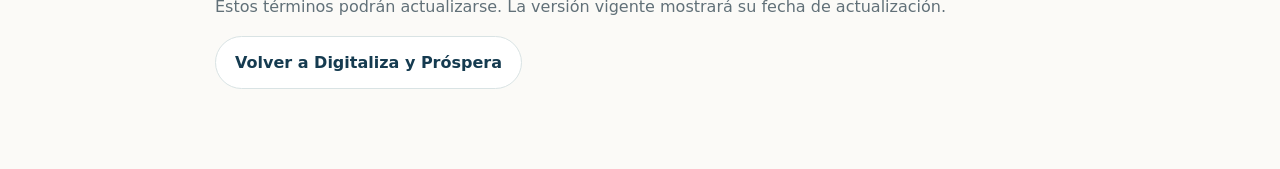
<file: terminos.html>
<!doctype html>
<html lang="es">
<head><meta charset="utf-8"><meta name="viewport" content="width=device-width, initial-scale=1"><meta name="theme-color" content="#153b50"><title>Términos y condiciones | Digitaliza y Próspera</title><link rel="stylesheet" href="styles.css"><style>.legal-page{max-width:850px;margin:0 auto;padding:64px 0 80px}.legal-page h1{font-size:clamp(2rem,4vw,3rem);color:var(--navy);line-height:1.1}.legal-page h2{font-size:1.25rem;color:var(--navy);margin:28px 0 8px}.legal-page p,.legal-page li{color:var(--muted)}.draft-note{padding:14px 16px;background:#fff4d9;border:1px solid #e9d39b;border-radius:12px;color:#5e4a19;margin:20px 0}.legal-nav{display:flex;justify-content:space-between;align-items:center;padding:20px 0;border-bottom:1px solid var(--line)}</style></head>
<body><div class="container"><div class="legal-nav"><a class="brand" href="index.html"><span class="brand-mark">D+</span><span class="brand-name">Digitaliza y Próspera<small>Soluciones para negocios</small></span></a><a class="text-link" href="index.html">Volver al sitio ←</a></div>
<main class="legal-page"><div class="eyebrow">Información legal</div><h1>Términos y condiciones</h1><div class="draft-note"><strong>Borrador pendiente de revisión.</strong> Completa los campos entre corchetes y revisa legalmente estos términos antes de publicarlos o aceptar contrataciones.</div><p>Última actualización: [día, mes y año]</p>
<h2>1. Identidad y contacto</h2><p>El sitio es operado por [nombre legal o nombre completo], bajo el nombre comercial Digitaliza y Próspera. Contacto: atencion.finanza@gmail.com y WhatsApp +52 998 320 5196.</p>
<h2>2. Información del sitio</h2><p>El sitio describe servicios de apoyo en digitalización, herramientas QR, presencia en plataformas, diseño y contenido, así como servicios de finanzas y gestión. La disponibilidad depende del tipo de negocio, la ubicación, los requisitos de terceros y el alcance acordado.</p>
<h2>3. Cotización y contratación</h2><p>La contratación no se confirma por la mera navegación del sitio o por iniciar una conversación. Antes de comenzar, se comunicará al cliente el servicio contratado, entregables, tiempos, precio final, tratamiento del IVA cuando corresponda, pagos, cancelaciones y cualquier costo adicional. Los precios marcados como propuestos o por confirmar no constituyen una oferta definitiva.</p>
<h2>4. Servicios de terceros</h2><p>Las plataformas externas, incluidos servicios de mapas, reseñas, pagos y mensajería, mantienen sus propias reglas, requisitos y decisiones. No se garantiza la aprobación de fichas, posiciones en búsquedas, número de reseñas, calificaciones, ventas ni resultados comerciales.</p>
<h2>5. Productos QR e impresión</h2><p>El formato, material, cantidades, diseño, impresión, entrega y vigencia de los enlaces QR se especificarán en cada cotización. La impresión física no se incluye salvo que se indique expresamente por escrito.</p>
<h2>6. Servicios financieros</h2><p>El alcance, información necesaria, entregables y límites de cualquier diagnóstico o acompañamiento financiero se especificarán antes de contratar. La información general del sitio no constituye asesoría individual ni garantiza resultados.</p>
<h2>7. Propiedad intelectual y uso</h2><p>Los contenidos del sitio no pueden reproducirse con fines comerciales sin autorización, salvo que la ley permita lo contrario. Los derechos sobre entregables al cliente deberán especificarse en la cotización o contrato correspondiente.</p>
<h2>8. Cambios, cancelaciones y reclamaciones</h2><p>Completa esta sección con la política real de cambios, cancelaciones, reembolsos, reclamaciones y jurisdicción aplicable antes de publicar.</p>
<h2>9. Modificaciones</h2><p>Estos términos podrán actualizarse. La versión vigente mostrará su fecha de actualización.</p><a class="btn secondary" href="index.html">Volver a Digitaliza y Próspera</a></main></div></body></html>
</file>
<file: styles.css>
:root{--navy:#153b50;--navy2:#214e62;--green:#16845a;--green-dark:#106947;--mint:#e8f5ee;--cream:#fbfaf7;--ink:#23343b;--muted:#617078;--line:#e2e9e8;--white:#fff;--gold:#e9b85b;--shadow:0 16px 44px rgba(21,59,80,.10);--radius:22px;--max:1160px}
*{box-sizing:border-box}html{scroll-behavior:smooth;scroll-padding-top:86px}body{margin:0;background:var(--cream);color:var(--ink);font-family:Inter,ui-sans-serif,system-ui,-apple-system,BlinkMacSystemFont,"Segoe UI",sans-serif;line-height:1.6}a{color:inherit;text-decoration:none}button,input,textarea{font:inherit}.container{width:min(var(--max),calc(100% - 40px));margin:auto}.topbar{background:var(--navy);color:#e8f2f4;font-size:.83rem;padding:8px 0}.topbar .container{display:flex;justify-content:space-between;gap:12px;flex-wrap:wrap}.nav-wrap{position:sticky;top:0;z-index:50;background:rgba(251,250,247,.94);backdrop-filter:blur(14px);border-bottom:1px solid rgba(21,59,80,.08)}.nav{height:76px;display:flex;align-items:center;justify-content:space-between;gap:22px}.brand{display:flex;align-items:center;gap:11px;min-width:210px}.brand-mark{width:42px;height:42px;border-radius:13px;background:var(--green);color:white;display:grid;place-items:center;font-weight:900;font-size:1.12rem;letter-spacing:-.08em;box-shadow:0 7px 15px #16845a30}.brand-name{font-size:1rem;font-weight:850;line-height:1.15;color:var(--navy);letter-spacing:-.035em}.brand-name small{display:block;font-size:.66rem;letter-spacing:.14em;text-transform:uppercase;color:var(--green);margin-top:4px}.navlinks{display:flex;align-items:center;gap:23px;font-size:.91rem;font-weight:650;color:#3e535d}.navlinks a:hover,.text-link:hover{color:var(--green)}.nav-cta,.btn{display:inline-flex;align-items:center;justify-content:center;gap:9px;border:0;border-radius:999px;padding:13px 19px;background:var(--green);color:white;font-weight:750;box-shadow:0 8px 18px #16845a26;transition:.2s;cursor:pointer}.nav-cta{padding:11px 16px;font-size:.88rem;white-space:nowrap}.btn:hover,.nav-cta:hover{background:var(--green-dark);transform:translateY(-1px)}.btn.secondary{background:white;color:var(--navy);border:1px solid #d9e3e4;box-shadow:none}.btn.secondary:hover{border-color:var(--green);color:var(--green)}.btn.small{padding:10px 14px;font-size:.88rem}.menu-btn{display:none;border:1px solid var(--line);background:white;border-radius:12px;padding:9px;color:var(--navy)}
.hero{padding:72px 0 68px;overflow:hidden;position:relative;background:radial-gradient(ellipse at 85% 10%,#e4f3e9 0,transparent 38%),linear-gradient(180deg,#fbfaf7,#f8faf7)}.hero-grid{display:grid;grid-template-columns:1.04fr .96fr;align-items:center;gap:58px}.eyebrow{display:inline-flex;align-items:center;gap:8px;font-size:.77rem;font-weight:850;letter-spacing:.13em;text-transform:uppercase;color:var(--green);margin-bottom:18px}.eyebrow:before{content:"";height:2px;width:23px;background:var(--green)}h1,h2,h3,p{margin-top:0}h1{font-size:clamp(2.6rem,5vw,4.65rem);line-height:1.03;letter-spacing:-.065em;color:var(--navy);margin-bottom:22px;max-width:700px}h1 span{color:var(--green)}.hero-copy{font-size:1.12rem;line-height:1.75;color:#53656d;max-width:560px;margin-bottom:28px}.hero-actions{display:flex;gap:12px;flex-wrap:wrap}.micro-proof{display:flex;gap:18px;flex-wrap:wrap;margin-top:27px;color:#52656d;font-size:.88rem}.micro-proof span{display:flex;gap:7px;align-items:center}.check{display:inline-grid;place-items:center;width:20px;height:20px;background:var(--mint);color:var(--green);border-radius:50%;font-size:.75rem;font-weight:900;flex:none}.hero-visual{position:relative;min-height:455px}.hero-photo{position:absolute;inset:0 24px 24px 24px;border-radius:34px;background:linear-gradient(145deg,#c3d8ce,#789c8d);overflow:hidden;box-shadow:var(--shadow)}.hero-photo:before{content:"";position:absolute;inset:0;background:linear-gradient(180deg,#102f3a00 45%,#102f3ad9),radial-gradient(circle at 60% 20%,#ffffff99,transparent 32%)}.photo-scene{position:absolute;inset:0;display:grid;place-items:center;color:#f7fff9}.shop-illustration{width:82%;max-width:420px;filter:drop-shadow(0 15px 20px #143e3326)}.hero-label{position:absolute;bottom:0;left:0;width:240px;background:white;border:1px solid #e4ece6;border-radius:18px;padding:18px;box-shadow:var(--shadow)}.hero-label b{display:block;color:var(--navy);font-size:1rem}.hero-label small{color:var(--muted);font-size:.85rem}.floating-tag{position:absolute;right:0;top:34px;background:white;border:1px solid #e4ece6;border-radius:16px;padding:14px 17px;box-shadow:var(--shadow);display:flex;align-items:center;gap:11px;font-size:.88rem;font-weight:750;color:var(--navy)}.tag-icon{width:36px;height:36px;border-radius:12px;background:#e8f5ee;display:grid;place-items:center;color:var(--green)}
.trust-strip{border-block:1px solid var(--line);background:#fff;padding:20px 0}.trust-grid{display:grid;grid-template-columns:repeat(4,1fr);gap:20px}.trust-item{display:flex;align-items:center;gap:12px;color:#4f6168;font-size:.9rem;font-weight:650}.trust-item .symbol{width:38px;height:38px;border-radius:13px;background:#f0f6f2;color:var(--green);display:grid;place-items:center;flex:none}
section{padding:82px 0}.section-head{max-width:730px;margin-bottom:38px}.section-head.center{text-align:center;margin-inline:auto}.section-head.center .eyebrow{justify-content:center}.section-head h2{font-size:clamp(2rem,3.4vw,3.1rem);line-height:1.12;letter-spacing:-.05em;color:var(--navy);margin-bottom:14px}.section-head p{color:var(--muted);font-size:1.05rem;margin-bottom:0}.need-grid{display:grid;grid-template-columns:repeat(3,1fr);gap:18px}.need-card{padding:27px;border:1px solid var(--line);border-radius:var(--radius);background:white;transition:.22s}.need-card:hover{transform:translateY(-4px);box-shadow:var(--shadow);border-color:#cfe3d7}.iconbox{width:52px;height:52px;border-radius:16px;background:var(--mint);color:var(--green);display:grid;place-items:center;margin-bottom:22px}.iconbox svg{width:25px;height:25px}.need-card h3{font-size:1.18rem;color:var(--navy);margin-bottom:8px;letter-spacing:-.025em}.need-card p{font-size:.94rem;color:var(--muted);margin-bottom:18px}.text-link{font-weight:800;color:var(--green);font-size:.91rem}.catalog-section{background:#f0f5f1}.catalog-carousel{position:relative}.catalog-grid{display:flex;gap:20px;overflow-x:auto;overscroll-behavior-x:contain;scroll-snap-type:x mandatory;scroll-behavior:smooth;padding:0 2px 14px;scrollbar-width:thin;scrollbar-color:#a9cbb8 transparent}.catalog-grid .service-card{flex:0 0 calc((100% - 40px)/3);scroll-snap-align:start}.carousel-control{position:absolute;z-index:2;top:42%;width:44px;height:44px;border:1px solid #dce7df;border-radius:50%;background:#fff;color:var(--navy);font-size:1.8rem;line-height:1;display:grid;place-items:center;box-shadow:0 5px 18px #153b501a;cursor:pointer;transition:transform .2s,background .2s}.carousel-control:hover{background:#e8f5ee;transform:scale(1.05)}.carousel-control:disabled{opacity:.35;cursor:default;transform:none}.carousel-control.prev{left:-18px}.carousel-control.next{right:-18px}.carousel-status{display:flex;align-items:center;justify-content:center;gap:8px;color:var(--muted);font-size:.82rem;margin-top:10px}.carousel-status span{color:var(--green);font-weight:900}.service-card{background:white;border:1px solid #e1e9e4;border-radius:22px;overflow:hidden;display:flex;flex-direction:column;min-width:0;transition:.2s}.service-card:hover{transform:translateY(-3px);box-shadow:var(--shadow)}.service-art{height:158px;display:grid;place-items:center;position:relative;overflow:hidden;background:linear-gradient(135deg,#d9eee1,#b5d8c4)}.service-art.blue{background:linear-gradient(135deg,#e1edf1,#b6d2dc)}.service-art.gold{background:linear-gradient(135deg,#f7edda,#e9d19e)}.service-art.lilac{background:linear-gradient(135deg,#eee9f8,#d3c9ea)}.service-art.coral{background:linear-gradient(135deg,#f8e6df,#edc2b1)}.service-art svg{width:118px;height:118px;filter:drop-shadow(0 9px 7px #153b5015)}.service-body{padding:23px;display:flex;flex-direction:column;align-items:flex-start;flex:1}.pill{display:inline-flex;border-radius:999px;padding:5px 9px;background:#edf7f0;color:#17754e;font-size:.72rem;font-weight:850;margin-bottom:11px}.service-body h3{font-size:1.14rem;line-height:1.25;color:var(--navy);margin-bottom:9px;letter-spacing:-.025em}.service-body p{font-size:.91rem;color:var(--muted);margin-bottom:15px}.service-body ul{padding-left:18px;color:#52646b;font-size:.86rem;margin:0 0 19px}.service-body li{margin:5px 0}.service-body .text-link{margin-top:auto}.catalog-note{margin-top:24px;padding:16px 19px;border-radius:14px;background:#fff;border:1px solid #dfe9e2;color:#596a70;font-size:.88rem}.catalog-note b{color:var(--navy)}
.feature-row{display:grid;grid-template-columns:.9fr 1.1fr;gap:58px;align-items:center}.feature-panel{border-radius:28px;min-height:420px;background:linear-gradient(145deg,#153b50,#27677a);padding:35px;display:flex;flex-direction:column;justify-content:space-between;color:white;position:relative;overflow:hidden}.feature-panel:after{content:"";position:absolute;width:320px;height:320px;border-radius:50%;border:1px solid #ffffff24;right:-100px;top:-90px;box-shadow:0 0 0 30px #ffffff08,0 0 0 70px #ffffff05}.feature-panel>*{position:relative;z-index:1}.feature-panel h3{font-size:2rem;line-height:1.13;letter-spacing:-.045em;max-width:360px;margin:18px 0}.feature-panel p{color:#d5e5e8;max-width:360px}.feature-mini{display:flex;gap:10px;flex-wrap:wrap}.feature-mini span{border:1px solid #ffffff3a;background:#ffffff0c;border-radius:999px;padding:8px 12px;font-size:.82rem}.benefit-list{display:grid;gap:22px}.benefit{display:flex;gap:15px}.benefit .check{width:28px;height:28px;font-size:.9rem}.benefit h3{font-size:1.05rem;color:var(--navy);margin-bottom:5px}.benefit p{font-size:.93rem;color:var(--muted);margin:0}
.finance-section{background:#fff}.finance-grid{display:grid;grid-template-columns:1fr 1fr;gap:22px}.finance-card{padding:30px;border:1px solid var(--line);border-radius:24px;background:var(--cream)}.finance-card.dark{background:var(--navy);color:white;border-color:var(--navy)}.finance-card h3{font-size:1.45rem;letter-spacing:-.035em;margin:17px 0 10px;color:var(--navy)}.finance-card.dark h3{color:white}.finance-card p{color:var(--muted);font-size:.94rem}.finance-card.dark p{color:#d5e4e8}.finance-items{display:grid;gap:10px;margin:22px 0}.finance-items span{display:flex;gap:10px;align-items:flex-start;font-size:.91rem}.finance-items span:before{content:"✓";color:var(--green);font-weight:900}.finance-card.dark .finance-items span:before{color:#8ce0b2}.finance-card .btn{margin-top:5px}.packages{display:grid;grid-template-columns:repeat(2,1fr);gap:20px}.package{border:1px solid var(--line);background:white;border-radius:24px;padding:29px;position:relative}.package.highlight{border:2px solid #acd6bd;box-shadow:var(--shadow)}.package h3{font-size:1.3rem;color:var(--navy);margin-bottom:8px}.package p{color:var(--muted);font-size:.94rem}.package .package-price{font-size:1.7rem;font-weight:900;color:var(--green);letter-spacing:-.04em;margin:15px 0}.package .package-price small{font-size:.78rem;color:var(--muted);font-weight:600;letter-spacing:0}.package ul{padding-left:20px;color:#52646b;font-size:.91rem;margin-bottom:22px}.package li{margin:7px 0}
.steps{display:grid;grid-template-columns:repeat(4,1fr);gap:20px;counter-reset:step}.step{border-top:2px solid #cde2d4;padding-top:18px;counter-increment:step}.step:before{content:"0" counter(step);display:block;color:var(--green);font-size:.82rem;font-weight:900;letter-spacing:.12em;margin-bottom:17px}.step h3{font-size:1.08rem;color:var(--navy);margin-bottom:7px}.step p{font-size:.91rem;color:var(--muted);margin:0}.about-band{background:#eaf4ed}.about-grid{display:grid;grid-template-columns:1fr 1fr;gap:52px;align-items:center}.about-grid h2{font-size:clamp(2rem,3.3vw,3rem);line-height:1.12;letter-spacing:-.05em;color:var(--navy);margin-bottom:17px}.about-grid p{color:#53656c}.principles{display:grid;grid-template-columns:1fr 1fr;gap:13px}.principle{background:#fff;border:1px solid #dce9df;border-radius:16px;padding:18px}.principle b{display:block;color:var(--navy);font-size:.96rem;margin-bottom:5px}.principle span{font-size:.84rem;color:var(--muted)}
.faq-list{max-width:850px;margin:auto;display:grid;gap:11px}.faq-list details{background:white;border:1px solid var(--line);border-radius:15px;padding:0 20px}.faq-list summary{cursor:pointer;list-style:none;display:flex;align-items:center;justify-content:space-between;gap:16px;padding:19px 0;font-weight:750;color:var(--navy)}.faq-list summary::-webkit-details-marker{display:none}.faq-list summary:after{content:"+";font-size:1.35rem;color:var(--green)}.faq-list details[open] summary:after{content:"−"}.faq-list details p{font-size:.93rem;color:var(--muted);margin:0;padding:0 0 20px;max-width:760px}.contact-section{padding:0 0 82px}.contact-panel{border-radius:30px;background:var(--navy);color:white;padding:48px;display:grid;grid-template-columns:1.1fr .9fr;gap:38px;align-items:center;position:relative;overflow:hidden}.contact-panel:after{content:"";position:absolute;width:370px;height:370px;border-radius:50%;border:1px solid #ffffff20;right:-120px;bottom:-230px;box-shadow:0 0 0 35px #ffffff07,0 0 0 75px #ffffff05}.contact-panel>*{position:relative;z-index:1}.contact-panel h2{font-size:clamp(2rem,3.2vw,3rem);line-height:1.1;letter-spacing:-.05em;margin-bottom:14px}.contact-panel p{color:#d3e2e7;max-width:530px}.contact-options{display:grid;gap:11px}.contact-option{display:flex;gap:13px;align-items:center;border:1px solid #ffffff2e;background:#ffffff0b;border-radius:16px;padding:16px;color:white}.contact-option .symbol{width:40px;height:40px;background:#ffffff16;border-radius:12px;display:grid;place-items:center}.contact-option b{display:block;font-size:.94rem}.contact-option small{display:block;color:#d2e1e5;font-size:.81rem}.footer{background:#102f40;color:#e5eff1;padding:48px 0 22px}.footer-grid{display:grid;grid-template-columns:1.4fr 1fr 1fr 1fr;gap:30px;padding-bottom:34px}.footer .brand-name{color:white}.footer .brand-name small{color:#9bdfb9}.footer p{color:#bfd0d5;font-size:.88rem;max-width:290px;margin-top:16px}.footer h4{font-size:.9rem;margin:3px 0 14px;color:white}.footer-links{display:grid;gap:9px;font-size:.87rem;color:#c2d3d7}.footer-links a:hover{color:#9bdfb9}.footer-bottom{border-top:1px solid #ffffff20;padding-top:18px;display:flex;justify-content:space-between;gap:15px;flex-wrap:wrap;font-size:.8rem;color:#adc1c6}.notice{font-size:.78rem;color:#9fb3b9;max-width:700px;margin-top:12px}
/* simple original illustrations */
svg{display:block}.art-stroke{fill:none;stroke:#153b50;stroke-width:4;stroke-linecap:round;stroke-linejoin:round}.art-green{fill:#16845a}.art-white{fill:#fff}.art-navy{fill:#153b50}.art-light{fill:#e8f5ee}.art-gold{fill:#e9b85b}
@media(max-width:960px){.navlinks{gap:13px;font-size:.84rem}.nav-cta{display:none}.hero-grid{gap:28px}.hero-visual{min-height:390px}.catalog-grid .service-card{flex-basis:calc((100% - 20px)/2)}.trust-grid{grid-template-columns:repeat(2,1fr)}.feature-row{gap:30px}.footer-grid{grid-template-columns:1fr 1fr}.contact-panel{padding:35px}.nav{height:70px}}
@media(max-width:720px){.container{width:min(var(--max),calc(100% - 30px))}.topbar .container{justify-content:center;text-align:center}.nav{height:68px}.menu-btn{display:block}.navlinks{display:none;position:absolute;top:68px;left:0;right:0;background:var(--cream);padding:14px 22px 22px;border-bottom:1px solid var(--line);flex-direction:column;align-items:stretch;gap:0}.navlinks.open{display:flex}.navlinks a{padding:12px 4px;border-bottom:1px solid var(--line)}.hero{padding:48px 0 45px}.hero-grid{grid-template-columns:1fr;gap:24px}.hero-copy{font-size:1.02rem}.hero-visual{min-height:360px}.hero-photo{inset:0 12px 18px 12px}.hero-label{width:210px;padding:14px}.floating-tag{top:18px}.trust-grid{gap:14px}.trust-item{font-size:.82rem}.trust-item .symbol{width:32px;height:32px}section{padding:62px 0}.need-grid{grid-template-columns:1fr}.catalog-grid .service-card{flex-basis:88%;}.carousel-control{width:38px;height:38px;top:38%}.carousel-control.prev{left:-9px}.carousel-control.next{right:-9px}.need-card{padding:23px}.service-art{height:175px}.feature-row,.about-grid{grid-template-columns:1fr}.feature-panel{min-height:350px;padding:28px}.finance-grid,.packages{grid-template-columns:1fr}.steps{grid-template-columns:1fr 1fr;row-gap:28px}.about-grid{gap:28px}.contact-section{padding-bottom:60px}.contact-panel{grid-template-columns:1fr;padding:30px 23px;gap:22px;border-radius:23px}.footer-grid{grid-template-columns:1fr 1fr;gap:26px 20px}.footer-grid>div:first-child{grid-column:1/-1}}
@media(max-width:390px){.catalog-grid .service-card{flex-basis:92%}h1{font-size:2.45rem}.hero-actions .btn{width:100%}.trust-grid{grid-template-columns:1fr 1fr}.steps{grid-template-columns:1fr}.principles{grid-template-columns:1fr}.footer-grid{grid-template-columns:1fr}.footer-grid>div:first-child{grid-column:auto}}


/* Mejoras de claridad, accesibilidad y conversión */
.service-fit{font-size:.84rem!important;color:#53656c;background:#f5f8f6;border-left:3px solid #16845a;padding:10px 12px;border-radius:0 9px 9px 0;margin:0 0 18px!important}
.service-fit b{color:#153b50}
.service-card:focus-within{outline:3px solid #16845a;outline-offset:3px}
.carousel-control:focus-visible,.btn:focus-visible,.text-link:focus-visible,.navlinks a:focus-visible{outline:3px solid #e9b85b;outline-offset:3px}
.catalog-grid{scrollbar-width:thin;scrollbar-color:#b8d8c4 transparent}
@media(prefers-reduced-motion:reduce){*,*::before,*::after{scroll-behavior:auto!important;animation-duration:.01ms!important;animation-iteration-count:1!important;transition-duration:.01ms!important}}


/* Ajustes del catálogo: tarjetas más compactas, consistentes y fáciles de recorrer. */
.catalog-grid{align-items:stretch; padding:4px 3px 18px;}
.catalog-grid .service-card{height:auto; min-height:100%;}
.service-art{height:142px; flex:0 0 142px;}
.service-art svg{width:108px;height:108px;}
.service-body{padding:20px;}
.service-body .pill{min-height:27px;align-items:center;}
.service-body h3{min-height:2.55em; margin-bottom:8px;}
.service-body > p:not(.service-fit){line-height:1.5; min-height:4.5em; margin-bottom:12px;}
.service-body ul{margin-bottom:15px; line-height:1.45;}
.service-body li{margin:4px 0;}
.service-body .service-fit{min-height:4.3em; display:flex; align-items:center; margin-top:auto!important; margin-bottom:14px!important; line-height:1.45;}
.service-body .service-cta{display:inline-flex;align-items:center;justify-content:center;gap:8px;min-height:42px;padding:10px 14px;border:1px solid #16845a;border-radius:10px;background:#16845a;color:#fff;text-decoration:none;font-size:.88rem;font-weight:800;line-height:1.2;transition:background .2s,transform .2s;}
.service-body .service-cta::after{content:"↗";font-size:1rem;}
.service-body .service-cta:hover{background:#116b47;transform:translateY(-1px);}
.service-body .service-cta:focus-visible{outline:3px solid #e9b85b;outline-offset:3px;}
@media(max-width:720px){.service-art{height:132px;flex-basis:132px}.service-body{padding:18px}.service-body h3{min-height:0}.service-body > p:not(.service-fit){min-height:0}.service-body .service-fit{min-height:0}}


/* Sección puente a FINANZA */
.finanza-feature{display:grid;grid-template-columns:auto 1fr auto;align-items:center;gap:22px;margin:34px 0 0;padding:25px 28px;border:1px solid #cfe4d6;border-radius:22px;background:linear-gradient(115deg,#eef7f0 0%,#fbfaf7 100%);}
.finanza-feature-mark{width:58px;height:58px;display:grid;place-items:center;border-radius:17px;background:var(--navy);color:#fff;font-size:1.8rem;font-weight:900;box-shadow:0 8px 20px #153b5020}
.finanza-feature-copy .eyebrow{color:var(--green);font-size:.75rem;font-weight:850;letter-spacing:.09em;text-transform:uppercase}
.finanza-feature-copy h3{margin:5px 0 6px;color:var(--navy);font-size:1.3rem;letter-spacing:-.03em}
.finanza-feature-copy p{margin:0;color:var(--muted);font-size:.92rem;max-width:650px}
.finanza-feature-btn{white-space:nowrap;display:inline-flex;align-items:center;gap:9px}
@media(max-width:720px){.finanza-feature{grid-template-columns:auto 1fr;gap:15px;padding:21px}.finanza-feature-mark{width:48px;height:48px;border-radius:14px}.finanza-feature-copy h3{font-size:1.12rem}.finanza-feature-btn{grid-column:1/-1;justify-content:center;width:100%}}


/* Integración destacada de FINANZA: visible sin competir con la oferta principal. */
.finanza-feature{position:relative;overflow:hidden;margin-top:34px;padding:clamp(24px,4vw,42px);border-radius:28px;background:radial-gradient(circle at 90% 0%,#2c6c5a 0,transparent 34%),linear-gradient(120deg,#102f40,#153b50 62%,#1a5949);color:#fff;box-shadow:0 18px 45px rgba(16,47,64,.18)}
.finanza-feature:after{content:"";position:absolute;width:300px;height:300px;border:1px solid #ffffff18;border-radius:50%;right:-115px;bottom:-205px;box-shadow:0 0 0 28px #ffffff08,0 0 0 58px #ffffff06;pointer-events:none}
.finanza-feature-top{display:flex;align-items:center;justify-content:space-between;gap:18px;margin-bottom:18px;position:relative;z-index:1}
.finanza-feature-kicker{display:inline-flex;align-items:center;gap:9px;font-size:.73rem;font-weight:900;letter-spacing:.12em;color:#b9f0ce}
.finanza-live-dot{width:8px;height:8px;border-radius:50%;background:#9ce2b6;box-shadow:0 0 0 5px #9ce2b61c;flex:none}
.finanza-feature-mark{width:58px;height:58px;border:1px solid #ffffff4d;border-radius:18px;display:grid;place-items:center;font-size:1.65rem;font-weight:950;letter-spacing:-.08em;background:#ffffff12;color:#fff;flex:none}
.finanza-feature-mark span{color:#a8e7bc;font-size:.85em}
.finanza-feature-content{display:grid;grid-template-columns:minmax(0,1.35fr) minmax(240px,.65fr);gap:35px;align-items:center;position:relative;z-index:1}
.finanza-feature-copy h3{font-size:clamp(1.65rem,3vw,2.5rem);line-height:1.12;letter-spacing:-.045em;color:#fff;max-width:720px;margin-bottom:14px}
.finanza-feature-copy p{font-size:1rem;line-height:1.75;color:#d8e8eb;max-width:700px;margin-bottom:18px}
.finanza-feature-copy p strong{color:#b9f0ce}
.finanza-feature-tags{display:flex;gap:8px;flex-wrap:wrap}
.finanza-feature-tags span{border:1px solid #ffffff2e;background:#ffffff0d;border-radius:999px;padding:7px 11px;font-size:.78rem;font-weight:700;color:#e7f4ee}
.finanza-feature-action{border:1px solid #ffffff30;background:#ffffff0d;border-radius:20px;padding:22px;display:flex;flex-direction:column;align-items:flex-start;gap:12px}
.finanza-feature-note{font-size:.85rem;color:#d5e8df;font-weight:750}
.finanza-feature-btn{background:#a9e6bd!important;color:#103849!important;box-shadow:none;border:1px solid #a9e6bd;width:100%;display:flex;align-items:center;justify-content:center;gap:9px;text-align:center;line-height:1.3;padding:14px 16px;white-space:normal;overflow-wrap:anywhere;text-decoration:none}
.finanza-feature-btn:hover{background:#d1f4dc!important;color:#103849!important}
.finanza-feature-action small{font-size:.73rem;line-height:1.5;color:#c3d8dc}
.footer .footer-finanza-link{display:flex;align-items:center;gap:8px;color:#b9f0ce;font-weight:900;border:1px solid #9bdfb94d;background:#ffffff09;border-radius:10px;padding:9px 11px;width:fit-content;max-width:100%;margin-top:2px}
.footer .footer-finanza-link:hover{background:#ffffff16;color:#fff}
@media(max-width:960px){.finanza-feature-content{grid-template-columns:1fr;gap:22px}.finanza-feature-action{max-width:460px}}
@media(max-width:720px){.finanza-feature{padding:23px 20px;border-radius:22px;margin-top:26px}.finanza-feature-top{align-items:flex-start}.finanza-feature-kicker{font-size:.66rem;line-height:1.5;max-width:230px}.finanza-feature-mark{width:48px;height:48px;border-radius:15px}.finanza-feature-action{padding:17px;width:100%}.finanza-feature-btn{width:100%;white-space:normal}}

/* Ajuste de composición de la sección FINANZA: logo oficial y jerarquía equilibrada */
.finanza-feature-content{grid-template-columns:minmax(0,1fr) minmax(270px,.62fr);gap:clamp(28px,5vw,72px);align-items:center}
.finanza-brand-lockup{display:flex;align-items:center;gap:14px;margin:0 0 22px}
.finanza-logo{display:block;width:54px;height:54px;object-fit:contain;flex:none}
.finanza-brand-lockup>div{display:flex;flex-direction:column;gap:2px}
.finanza-feature-kicker{font-size:.7rem;letter-spacing:.12em;line-height:1.4}
.finanza-wordmark{font-size:1.45rem;line-height:1.1;letter-spacing:.08em;color:#fff}
.finanza-feature-copy h3{max-width:650px;margin-top:0}
.finanza-feature-action{width:100%;max-width:390px;justify-self:end;box-sizing:border-box}
.finanza-feature-btn{min-height:58px}
@media(max-width:960px){.finanza-feature-content{grid-template-columns:1fr;gap:24px}.finanza-feature-action{justify-self:start;max-width:460px}}
@media(max-width:720px){.finanza-brand-lockup{margin-bottom:18px}.finanza-logo{width:46px;height:46px}.finanza-wordmark{font-size:1.25rem}.finanza-feature-content{gap:22px}}

/* Logotipo oficial en el encabezado y el pie de página */
.brand-logo{display:block;width:42px;height:42px;object-fit:contain;flex:0 0 42px;background:transparent}
.footer .brand-logo{width:46px;height:46px;flex-basis:46px}
.finanza-logo{width:68px;height:68px;object-fit:contain;flex:none}
@media(max-width:720px){.finanza-logo{width:58px;height:58px}}
@media(max-width:390px){.brand{min-width:0;gap:8px}.brand-logo{width:36px;height:36px;flex-basis:36px}.brand-name{font-size:.92rem}}
</file>
